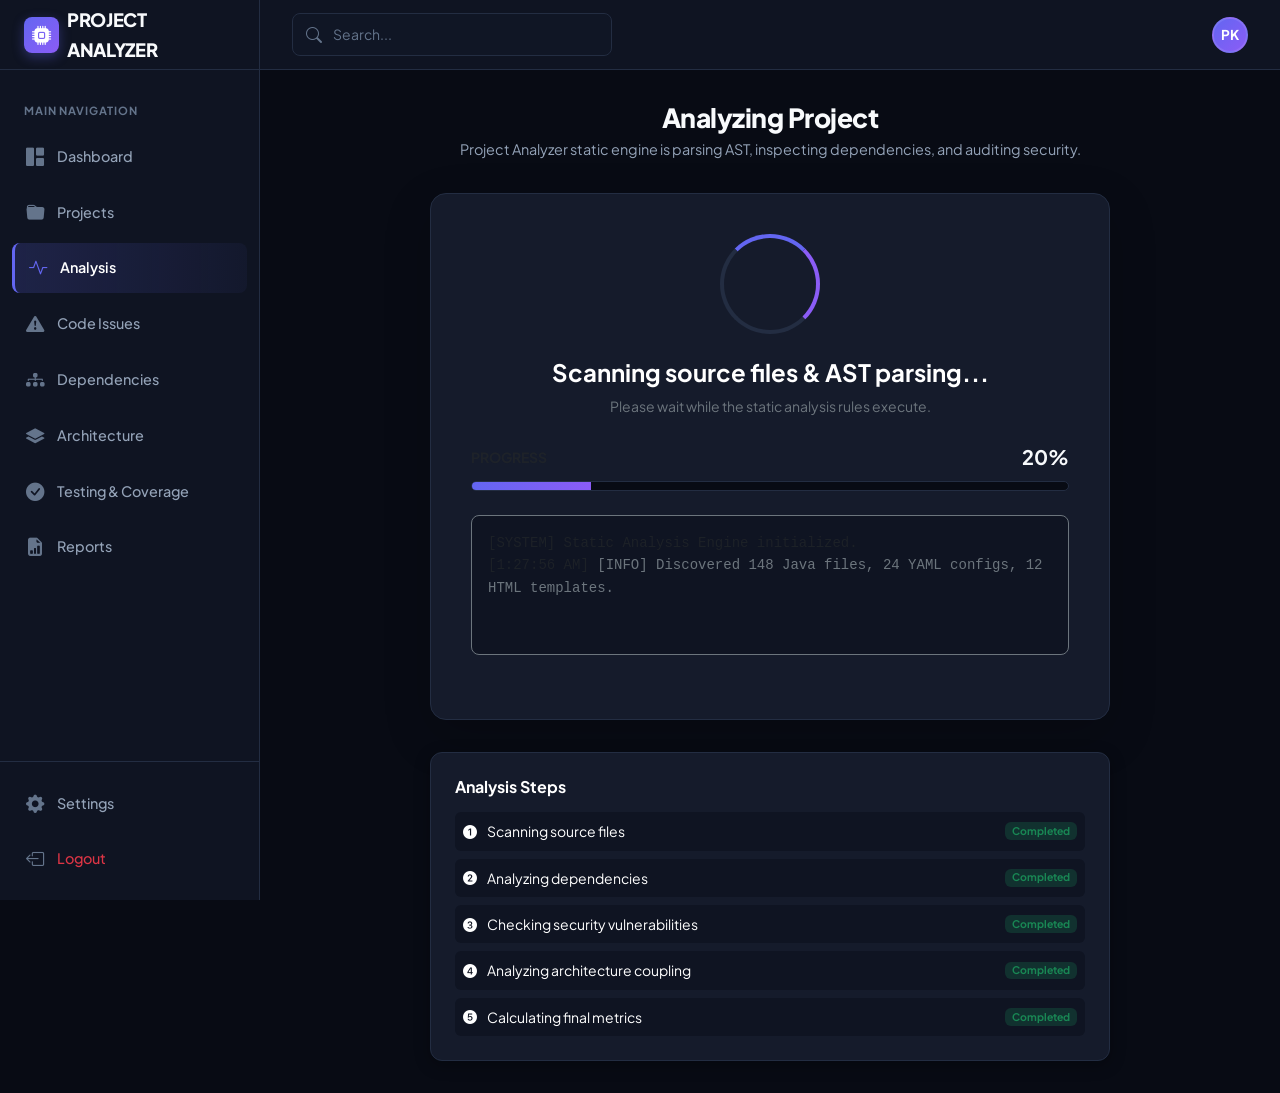
<file: Project Analyzer-1/project-analyzer/pages/analysis.html>
<!DOCTYPE html>
<html lang="en">
<head>
  <meta charset="UTF-8">
  <meta name="viewport" content="width=device-width, initial-scale=1.0">
  <title>Analyzing Project — Project Analyzer</title>

  <!-- CDNs -->
  <link rel="stylesheet" href="https://cdn.jsdelivr.net/npm/bootstrap@5.3.2/dist/css/bootstrap.min.css">
  <link rel="stylesheet" href="https://cdn.jsdelivr.net/npm/bootstrap-icons@1.11.3/font/bootstrap-icons.min.css">
  
  <!-- Custom Styles -->
  <link rel="stylesheet" href="../css/style.css">
  <link rel="stylesheet" href="../css/dashboard.css">
  <link rel="stylesheet" href="../css/responsive.css">
</head>
<body>

  <div class="app-wrapper">
    <!-- Sidebar -->
    <aside class="app-sidebar">
      <div class="sidebar-header">
        <a href="../index.html" class="d-flex align-items-center gap-2 text-decoration-none">
          <div class="brand-icon">
            <i class="bi bi-cpu-fill"></i>
          </div>
          <span class="brand-name">PROJECT ANALYZER</span>
        </a>
      </div>

      <nav class="sidebar-nav">
        <div class="nav-section-label">Main Navigation</div>
        <a href="dashboard.html" class="sidebar-link">
          <i class="bi bi-grid-1x2-fill"></i> Dashboard
        </a>
        <a href="projects.html" class="sidebar-link">
          <i class="bi bi-folder-fill"></i> Projects
        </a>
        <a href="analysis.html" class="sidebar-link active">
          <i class="bi bi-activity"></i> Analysis
        </a>
        <a href="issues.html" class="sidebar-link">
          <i class="bi bi-exclamation-triangle-fill"></i> Code Issues
        </a>
        <a href="dependencies.html" class="sidebar-link">
          <i class="bi bi-diagram-3-fill"></i> Dependencies
        </a>
        <a href="architecture.html" class="sidebar-link">
          <i class="bi bi-layers-fill"></i> Architecture
        </a>
        <a href="testing.html" class="sidebar-link">
          <i class="bi bi-check-circle-fill"></i> Testing & Coverage
        </a>
        <a href="reports.html" class="sidebar-link">
          <i class="bi bi-file-earmark-bar-graph-fill"></i> Reports
        </a>
      </nav>

      <div class="sidebar-footer">
        <a href="settings.html" class="sidebar-link">
          <i class="bi bi-gear-fill"></i> Settings
        </a>
        <a href="login.html" class="sidebar-link text-danger">
          <i class="bi bi-box-arrow-left"></i> Logout
        </a>
      </div>
    </aside>

    <!-- Main Content Area -->
    <main class="app-main">
      <!-- Top Navbar -->
      <header class="app-header">
        <button id="mobileNavToggle" class="btn btn-icon btn-secondary-custom d-none" aria-label="Toggle Navigation">
          <i class="bi bi-list fs-4"></i>
        </button>
        <div class="header-search">
          <i class="bi bi-search"></i>
          <input type="text" class="form-control form-control-custom" placeholder="Search...">
        </div>
        <div class="header-actions">
          <div class="avatar">PK</div>
        </div>
      </header>

      <!-- Page Content -->
      <div class="page-content">
        <div class="page-header-row text-center d-block">
          <h1 class="page-title">Analyzing Project</h1>
          <p class="page-subtitle">Project Analyzer static engine is parsing AST, inspecting dependencies, and auditing security.</p>
        </div>

        <div class="analysis-progress-box shadow-lg" id="analysisProgressContainer">
          
          <!-- Spinner Ring -->
          <div class="scanner-ring" id="analysisSpinner"></div>

          <!-- Current Step Title -->
          <h4 class="fw-bold text-white mb-2" id="analysisStepText">Scanning source files...</h4>
          <p class="text-secondary small mb-4">Please wait while the static analysis rules execute.</p>

          <!-- Progress Bar & Percentage -->
          <div class="d-flex align-items-center justify-content-between mb-2">
            <span class="text-muted small fw-bold text-uppercase">Progress</span>
            <span class="fw-bold text-accent fs-5" id="analysisPercentText">0%</span>
          </div>

          <div class="progress progress-custom mb-4">
            <div class="progress-bar-custom" id="analysisProgressBar" style="width: 0%;"></div>
          </div>

          <!-- Console Terminal Simulation -->
          <div class="text-start bg-secondary-theme p-3 rounded-3 border border-secondary font-monospace small mb-4" id="analysisConsoleBox" style="height: 140px; overflow-y: auto;">
            <div class="text-muted">[SYSTEM] Static Analysis Engine initialized.</div>
          </div>

          <!-- Completion Box (Hidden initially) -->
          <div id="analysisCompletionBox" class="d-none pt-2">
            <div class="alert alert-success bg-success bg-opacity-10 border-success text-success mb-3">
              <i class="bi bi-check-circle-fill me-2 fs-5"></i> <strong>Analysis Complete!</strong> All security, quality, and architecture rules completed successfully.
            </div>
            <a href="project-details.html" class="btn btn-primary-custom btn-lg">
              <i class="bi bi-arrow-right-circle-fill"></i> View Results
            </a>
          </div>

        </div>

        <!-- 5 Steps Checklist Card -->
        <div class="card-custom p-4 max-w-md mx-auto" style="max-width: 680px;">
          <h6 class="fw-bold text-white mb-3">Analysis Steps</h6>
          <div class="d-flex flex-column gap-2 small">
            <div class="d-flex align-items-center justify-content-between p-2 rounded bg-secondary-theme">
              <span class="text-white"><i class="bi bi-1-circle-fill text-accent me-2"></i> Scanning source files</span>
              <span class="badge bg-success bg-opacity-25 text-success">Completed</span>
            </div>
            <div class="d-flex align-items-center justify-content-between p-2 rounded bg-secondary-theme">
              <span class="text-white"><i class="bi bi-2-circle-fill text-accent me-2"></i> Analyzing dependencies</span>
              <span class="badge bg-success bg-opacity-25 text-success">Completed</span>
            </div>
            <div class="d-flex align-items-center justify-content-between p-2 rounded bg-secondary-theme">
              <span class="text-white"><i class="bi bi-3-circle-fill text-accent me-2"></i> Checking security vulnerabilities</span>
              <span class="badge bg-success bg-opacity-25 text-success">Completed</span>
            </div>
            <div class="d-flex align-items-center justify-content-between p-2 rounded bg-secondary-theme">
              <span class="text-white"><i class="bi bi-4-circle-fill text-accent me-2"></i> Analyzing architecture coupling</span>
              <span class="badge bg-success bg-opacity-25 text-success">Completed</span>
            </div>
            <div class="d-flex align-items-center justify-content-between p-2 rounded bg-secondary-theme">
              <span class="text-white"><i class="bi bi-5-circle-fill text-accent me-2"></i> Calculating final metrics</span>
              <span class="badge bg-success bg-opacity-25 text-success">Completed</span>
            </div>
          </div>
        </div>

      </div>
    </main>
  </div>

  <!-- JS -->
  <script src="https://cdn.jsdelivr.net/npm/bootstrap@5.3.2/dist/js/bootstrap.bundle.min.js"></script>
  <script src="../js/main.js"></script>
  <script src="../js/analysis.js"></script>
</body>
</html>
</file>
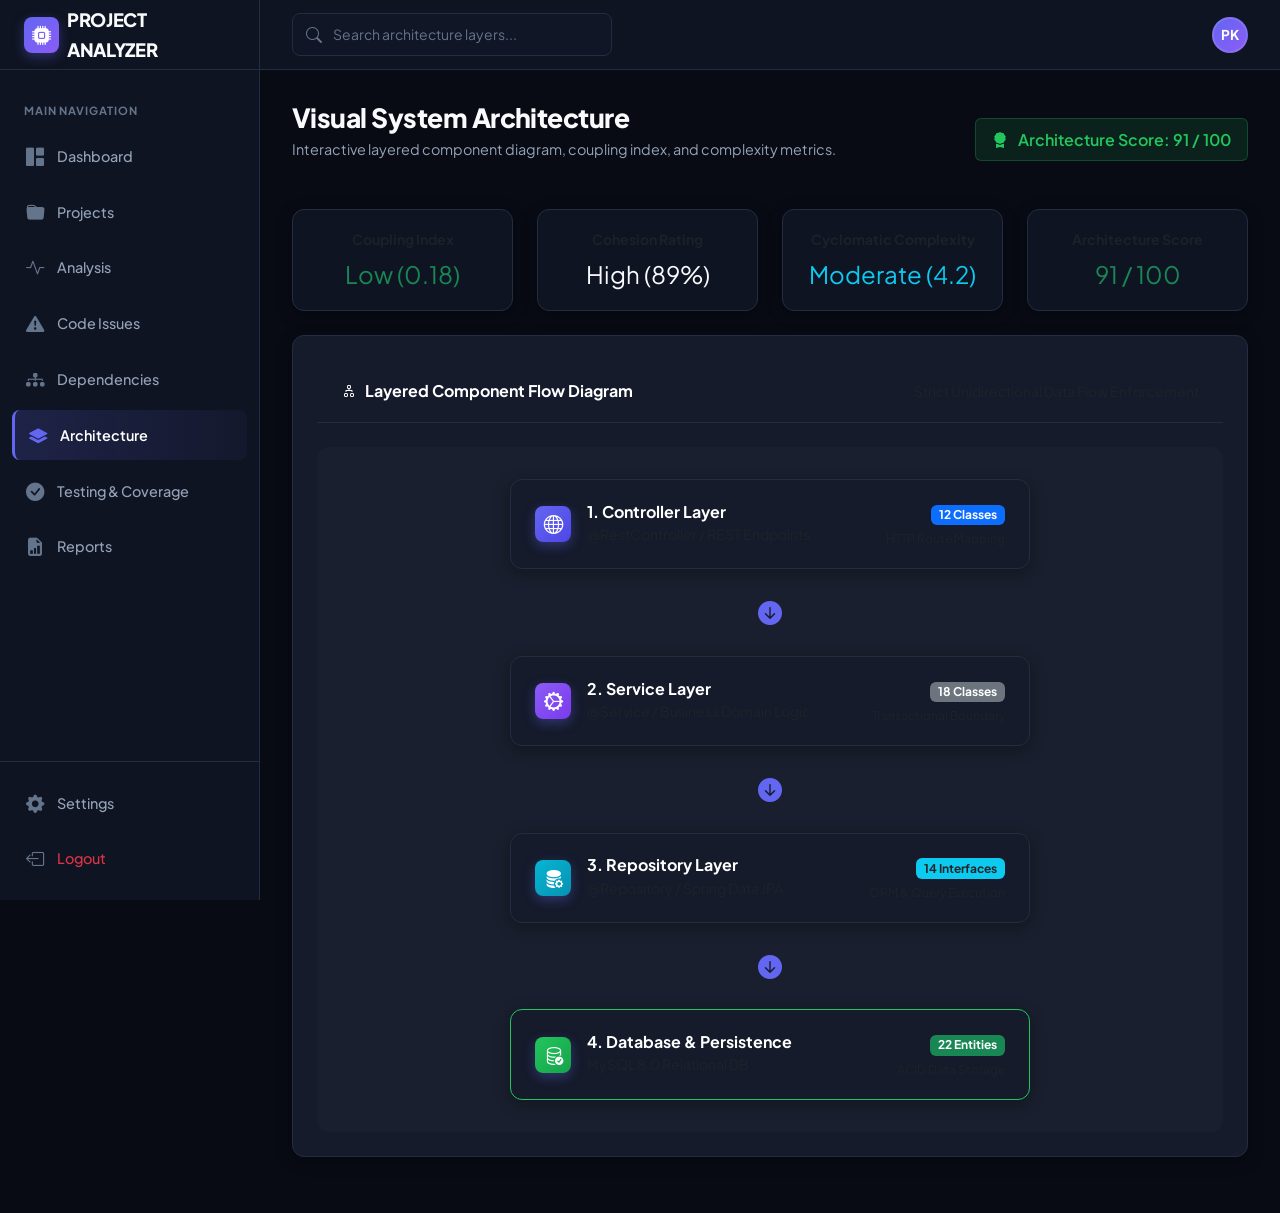
<file: Project Analyzer-1/project-analyzer/pages/architecture.html>
<!DOCTYPE html>
<html lang="en">
<head>
  <meta charset="UTF-8">
  <meta name="viewport" content="width=device-width, initial-scale=1.0">
  <title>Architecture — Project Analyzer</title>

  <!-- CDNs -->
  <link rel="stylesheet" href="https://cdn.jsdelivr.net/npm/bootstrap@5.3.2/dist/css/bootstrap.min.css">
  <link rel="stylesheet" href="https://cdn.jsdelivr.net/npm/bootstrap-icons@1.11.3/font/bootstrap-icons.min.css">
  
  <!-- Custom Styles -->
  <link rel="stylesheet" href="../css/style.css">
  <link rel="stylesheet" href="../css/dashboard.css">
  <link rel="stylesheet" href="../css/responsive.css">
</head>
<body>

  <div class="app-wrapper">
    <!-- Sidebar -->
    <aside class="app-sidebar">
      <div class="sidebar-header">
        <a href="../index.html" class="d-flex align-items-center gap-2 text-decoration-none">
          <div class="brand-icon">
            <i class="bi bi-cpu-fill"></i>
          </div>
          <span class="brand-name">PROJECT ANALYZER</span>
        </a>
      </div>

      <nav class="sidebar-nav">
        <div class="nav-section-label">Main Navigation</div>
        <a href="dashboard.html" class="sidebar-link">
          <i class="bi bi-grid-1x2-fill"></i> Dashboard
        </a>
        <a href="projects.html" class="sidebar-link">
          <i class="bi bi-folder-fill"></i> Projects
        </a>
        <a href="analysis.html" class="sidebar-link">
          <i class="bi bi-activity"></i> Analysis
        </a>
        <a href="issues.html" class="sidebar-link">
          <i class="bi bi-exclamation-triangle-fill"></i> Code Issues
        </a>
        <a href="dependencies.html" class="sidebar-link">
          <i class="bi bi-diagram-3-fill"></i> Dependencies
        </a>
        <a href="architecture.html" class="sidebar-link active">
          <i class="bi bi-layers-fill"></i> Architecture
        </a>
        <a href="testing.html" class="sidebar-link">
          <i class="bi bi-check-circle-fill"></i> Testing & Coverage
        </a>
        <a href="reports.html" class="sidebar-link">
          <i class="bi bi-file-earmark-bar-graph-fill"></i> Reports
        </a>
      </nav>

      <div class="sidebar-footer">
        <a href="settings.html" class="sidebar-link">
          <i class="bi bi-gear-fill"></i> Settings
        </a>
        <a href="login.html" class="sidebar-link text-danger">
          <i class="bi bi-box-arrow-left"></i> Logout
        </a>
      </div>
    </aside>

    <!-- Main Content Area -->
    <main class="app-main">
      <!-- Top Navbar -->
      <header class="app-header">
        <button id="mobileNavToggle" class="btn btn-icon btn-secondary-custom d-none" aria-label="Toggle Navigation">
          <i class="bi bi-list fs-4"></i>
        </button>
        <div class="header-search">
          <i class="bi bi-search"></i>
          <input type="text" class="form-control form-control-custom" placeholder="Search architecture layers...">
        </div>
        <div class="header-actions">
          <div class="avatar">PK</div>
        </div>
      </header>

      <!-- Page Content -->
      <div class="page-content">
        <div class="page-header-row">
          <div>
            <h1 class="page-title">Visual System Architecture</h1>
            <p class="page-subtitle">Interactive layered component diagram, coupling index, and complexity metrics.</p>
          </div>
          <div class="badge-custom badge-healthy p-2 px-3 fs-6">
            <i class="bi bi-award-fill me-1"></i> Architecture Score: 91 / 100
          </div>
        </div>

        <!-- 4 Architectural Metrics Cards -->
        <div class="row g-4 mb-4">
          <div class="col-6 col-md-3">
            <div class="card-custom p-3 bg-secondary-theme text-center">
              <span class="text-muted small fw-bold">Coupling Index</span>
              <div class="fs-4 fw-extrabold text-success mt-1">Low (0.18)</div>
            </div>
          </div>
          <div class="col-6 col-md-3">
            <div class="card-custom p-3 bg-secondary-theme text-center">
              <span class="text-muted small fw-bold">Cohesion Rating</span>
              <div class="fs-4 fw-extrabold text-accent mt-1">High (89%)</div>
            </div>
          </div>
          <div class="col-6 col-md-3">
            <div class="card-custom p-3 bg-secondary-theme text-center">
              <span class="text-muted small fw-bold">Cyclomatic Complexity</span>
              <div class="fs-4 fw-extrabold text-info mt-1">Moderate (4.2)</div>
            </div>
          </div>
          <div class="col-6 col-md-3">
            <div class="card-custom p-3 bg-secondary-theme text-center">
              <span class="text-muted small fw-bold">Architecture Score</span>
              <div class="fs-4 fw-extrabold text-success mt-1">91 / 100</div>
            </div>
          </div>
        </div>

        <!-- Visual Architecture Flow Container -->
        <div class="card-custom p-4 mb-4">
          <div class="card-custom-header mb-4">
            <h6 class="fw-bold text-white mb-0"><i class="bi bi-diagram-2 text-accent me-2"></i>Layered Component Flow Diagram</h6>
            <span class="text-muted small">Strict Unidirectional Data Flow Enforcement</span>
          </div>

          <div class="arch-diagram-container">
            
            <!-- Layer 1: Controller -->
            <div class="arch-layer-card">
              <div class="d-flex align-items-center gap-3">
                <div class="brand-icon" style="background: linear-gradient(135deg, #6366F1 0%, #4F46E5 100%);">
                  <i class="bi bi-globe"></i>
                </div>
                <div>
                  <h6 class="fw-bold text-white mb-0">1. Controller Layer</h6>
                  <span class="text-muted small">@RestController / REST Endpoints</span>
                </div>
              </div>
              <div class="text-end">
                <span class="badge bg-primary text-white mb-1">12 Classes</span>
                <div class="text-muted" style="font-size:0.75rem;">HTTP Route Mapping</div>
              </div>
            </div>

            <!-- Down Arrow -->
            <i class="bi bi-arrow-down-circle-fill arch-arrow-down"></i>

            <!-- Layer 2: Service -->
            <div class="arch-layer-card">
              <div class="d-flex align-items-center gap-3">
                <div class="brand-icon" style="background: linear-gradient(135deg, #8B5CF6 0%, #7C3AED 100%);">
                  <i class="bi bi-gear-wide-connected"></i>
                </div>
                <div>
                  <h6 class="fw-bold text-white mb-0">2. Service Layer</h6>
                  <span class="text-muted small">@Service / Business Domain Logic</span>
                </div>
              </div>
              <div class="text-end">
                <span class="badge bg-secondary text-white mb-1">18 Classes</span>
                <div class="text-muted" style="font-size:0.75rem;">Transactional Boundary</div>
              </div>
            </div>

            <!-- Down Arrow -->
            <i class="bi bi-arrow-down-circle-fill arch-arrow-down"></i>

            <!-- Layer 3: Repository -->
            <div class="arch-layer-card">
              <div class="d-flex align-items-center gap-3">
                <div class="brand-icon" style="background: linear-gradient(135deg, #06B6D4 0%, #0891B2 100%);">
                  <i class="bi bi-database-fill-gear"></i>
                </div>
                <div>
                  <h6 class="fw-bold text-white mb-0">3. Repository Layer</h6>
                  <span class="text-muted small">@Repository / Spring Data JPA</span>
                </div>
              </div>
              <div class="text-end">
                <span class="badge bg-info text-dark mb-1">14 Interfaces</span>
                <div class="text-muted" style="font-size:0.75rem;">ORM & Query Execution</div>
              </div>
            </div>

            <!-- Down Arrow -->
            <i class="bi bi-arrow-down-circle-fill arch-arrow-down"></i>

            <!-- Layer 4: Database -->
            <div class="arch-layer-card" style="border-color: var(--color-success);">
              <div class="d-flex align-items-center gap-3">
                <div class="brand-icon" style="background: linear-gradient(135deg, #22C55E 0%, #16A34A 100%);">
                  <i class="bi bi-database-check"></i>
                </div>
                <div>
                  <h6 class="fw-bold text-white mb-0">4. Database & Persistence</h6>
                  <span class="text-muted small">MySQL 8.0 Relational DB</span>
                </div>
              </div>
              <div class="text-end">
                <span class="badge bg-success text-white mb-1">22 Entities</span>
                <div class="text-muted" style="font-size:0.75rem;">ACID Data Storage</div>
              </div>
            </div>

          </div>
        </div>

      </div>
    </main>
  </div>

  <!-- JS -->
  <script src="https://cdn.jsdelivr.net/npm/bootstrap@5.3.2/dist/js/bootstrap.bundle.min.js"></script>
  <script src="../js/main.js"></script>
</body>
</html>
</file>
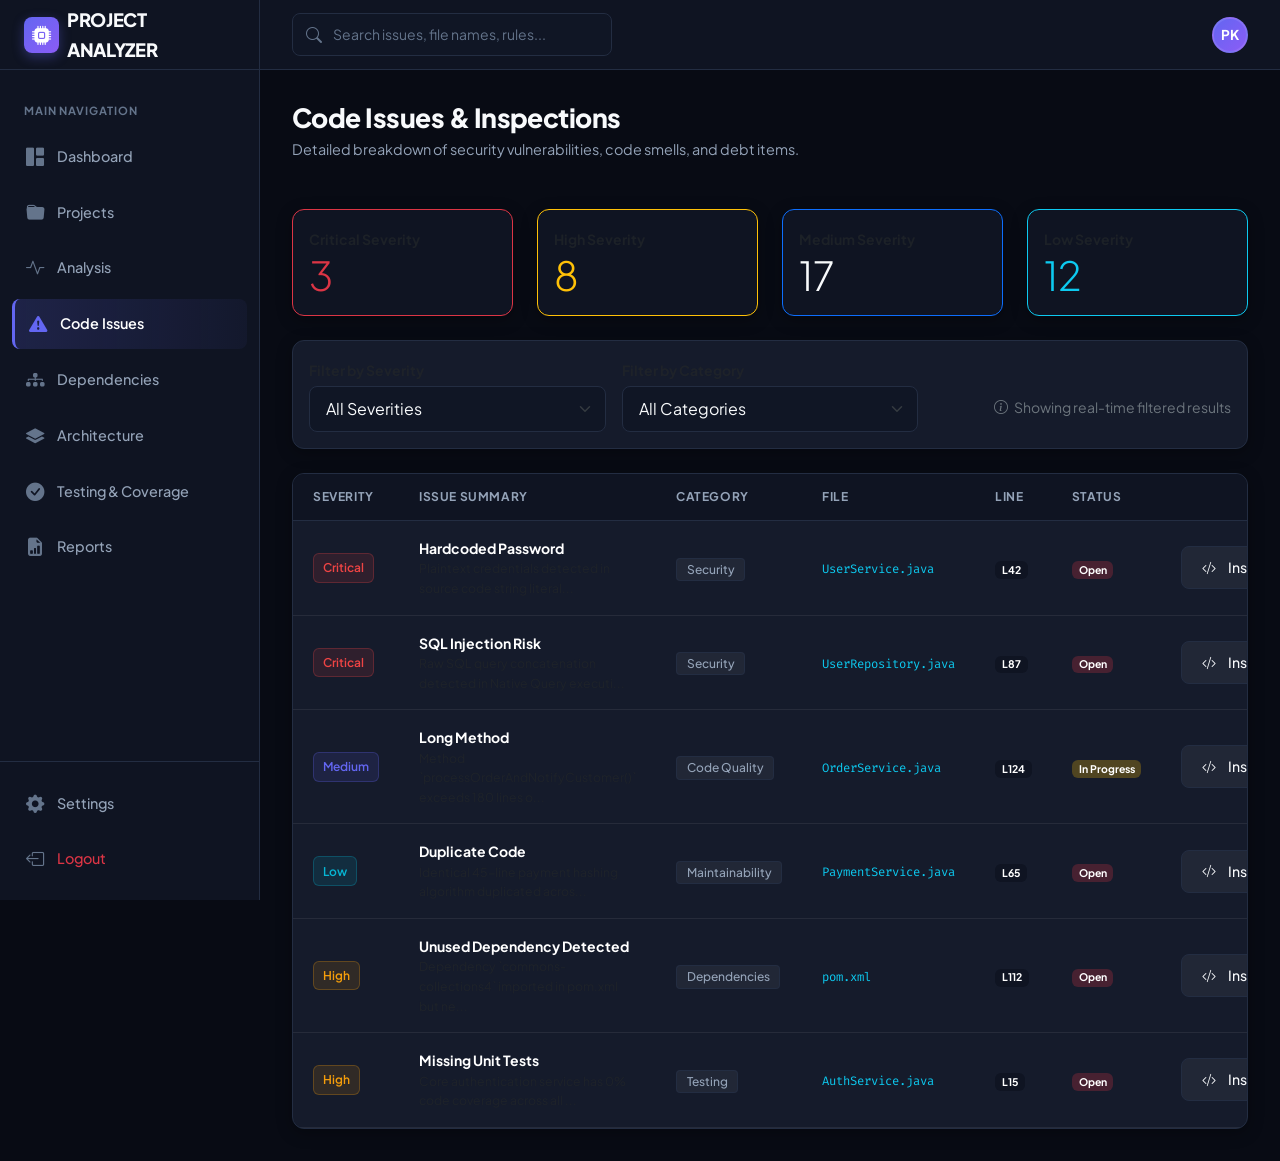
<file: Project Analyzer-1/project-analyzer/pages/issues.html>
<!DOCTYPE html>
<html lang="en">
<head>
  <meta charset="UTF-8">
  <meta name="viewport" content="width=device-width, initial-scale=1.0">
  <title>Code Issues — Project Analyzer</title>

  <!-- CDNs -->
  <link rel="stylesheet" href="https://cdn.jsdelivr.net/npm/bootstrap@5.3.2/dist/css/bootstrap.min.css">
  <link rel="stylesheet" href="https://cdn.jsdelivr.net/npm/bootstrap-icons@1.11.3/font/bootstrap-icons.min.css">
  
  <!-- Custom Styles -->
  <link rel="stylesheet" href="../css/style.css">
  <link rel="stylesheet" href="../css/dashboard.css">
  <link rel="stylesheet" href="../css/responsive.css">
</head>
<body>

  <div class="app-wrapper">
    <!-- Sidebar -->
    <aside class="app-sidebar">
      <div class="sidebar-header">
        <a href="../index.html" class="d-flex align-items-center gap-2 text-decoration-none">
          <div class="brand-icon">
            <i class="bi bi-cpu-fill"></i>
          </div>
          <span class="brand-name">PROJECT ANALYZER</span>
        </a>
      </div>

      <nav class="sidebar-nav">
        <div class="nav-section-label">Main Navigation</div>
        <a href="dashboard.html" class="sidebar-link">
          <i class="bi bi-grid-1x2-fill"></i> Dashboard
        </a>
        <a href="projects.html" class="sidebar-link">
          <i class="bi bi-folder-fill"></i> Projects
        </a>
        <a href="analysis.html" class="sidebar-link">
          <i class="bi bi-activity"></i> Analysis
        </a>
        <a href="issues.html" class="sidebar-link active">
          <i class="bi bi-exclamation-triangle-fill"></i> Code Issues
        </a>
        <a href="dependencies.html" class="sidebar-link">
          <i class="bi bi-diagram-3-fill"></i> Dependencies
        </a>
        <a href="architecture.html" class="sidebar-link">
          <i class="bi bi-layers-fill"></i> Architecture
        </a>
        <a href="testing.html" class="sidebar-link">
          <i class="bi bi-check-circle-fill"></i> Testing & Coverage
        </a>
        <a href="reports.html" class="sidebar-link">
          <i class="bi bi-file-earmark-bar-graph-fill"></i> Reports
        </a>
      </nav>

      <div class="sidebar-footer">
        <a href="settings.html" class="sidebar-link">
          <i class="bi bi-gear-fill"></i> Settings
        </a>
        <a href="login.html" class="sidebar-link text-danger">
          <i class="bi bi-box-arrow-left"></i> Logout
        </a>
      </div>
    </aside>

    <!-- Main Content Area -->
    <main class="app-main">
      <!-- Top Navbar -->
      <header class="app-header">
        <button id="mobileNavToggle" class="btn btn-icon btn-secondary-custom d-none" aria-label="Toggle Navigation">
          <i class="bi bi-list fs-4"></i>
        </button>
        <div class="header-search">
          <i class="bi bi-search"></i>
          <input type="text" id="issueSearchInput" class="form-control form-control-custom" placeholder="Search issues, file names, rules...">
        </div>
        <div class="header-actions">
          <div class="avatar">PK</div>
        </div>
      </header>

      <!-- Page Content -->
      <div class="page-content">
        <div class="page-header-row">
          <div>
            <h1 class="page-title">Code Issues & Inspections</h1>
            <p class="page-subtitle">Detailed breakdown of security vulnerabilities, code smells, and debt items.</p>
          </div>
        </div>

        <!-- 4 Statistics Cards -->
        <div class="row g-4 mb-4">
          <div class="col-6 col-md-3">
            <div class="card-custom p-3 bg-secondary-theme border-danger">
              <span class="text-muted small fw-bold">Critical Severity</span>
              <div class="display-6 fw-extrabold text-danger">3</div>
            </div>
          </div>
          <div class="col-6 col-md-3">
            <div class="card-custom p-3 bg-secondary-theme border-warning">
              <span class="text-muted small fw-bold">High Severity</span>
              <div class="display-6 fw-extrabold text-warning">8</div>
            </div>
          </div>
          <div class="col-6 col-md-3">
            <div class="card-custom p-3 bg-secondary-theme border-primary">
              <span class="text-muted small fw-bold">Medium Severity</span>
              <div class="display-6 fw-extrabold text-accent">17</div>
            </div>
          </div>
          <div class="col-6 col-md-3">
            <div class="card-custom p-3 bg-secondary-theme border-info">
              <span class="text-muted small fw-bold">Low Severity</span>
              <div class="display-6 fw-extrabold text-info">12</div>
            </div>
          </div>
        </div>

        <!-- Filters Bar -->
        <div class="card-custom p-3 mb-4">
          <div class="row g-3 align-items-center">
            <div class="col-md-4">
              <label class="form-label text-muted small fw-bold mb-1">Filter by Severity</label>
              <select id="severityFilterSelect" class="form-select form-select-custom">
                <option value="all" selected>All Severities</option>
                <option value="critical">Critical</option>
                <option value="high">High</option>
                <option value="medium">Medium</option>
                <option value="low">Low</option>
              </select>
            </div>
            <div class="col-md-4">
              <label class="form-label text-muted small fw-bold mb-1">Filter by Category</label>
              <select id="categoryFilterSelect" class="form-select form-select-custom">
                <option value="all" selected>All Categories</option>
                <option value="security">Security</option>
                <option value="code quality">Code Quality</option>
                <option value="maintainability">Maintainability</option>
                <option value="dependencies">Dependencies</option>
                <option value="testing">Testing</option>
              </select>
            </div>
            <div class="col-md-4 text-md-end pt-md-4">
              <span class="text-secondary small"><i class="bi bi-info-circle me-1"></i> Showing real-time filtered results</span>
            </div>
          </div>
        </div>

        <!-- Issues Table -->
        <div class="card-custom">
          <div class="table-responsive">
            <table class="table-custom">
              <thead>
                <tr>
                  <th>Severity</th>
                  <th>Issue Summary</th>
                  <th>Category</th>
                  <th>File</th>
                  <th>Line</th>
                  <th>Status</th>
                  <th class="text-end">Action</th>
                </tr>
              </thead>
              <tbody id="issuesTbody">
                <!-- Populated via js/issues.js -->
              </tbody>
            </table>
          </div>
        </div>

      </div>
    </main>
  </div>

  <!-- Bootstrap Modal Inspector for Code Issue Details -->
  <div class="modal fade" id="issueDetailsModal" tabindex="-1" aria-hidden="true">
    <div class="modal-dialog modal-lg modal-dialog-centered">
      <div class="modal-content modal-content-custom">
        <div class="modal-header modal-header-custom">
          <div class="d-flex align-items-center gap-2">
            <span id="issueModalSeverity" class="badge-custom">Severity</span>
            <h5 class="modal-title fw-bold text-white mb-0" id="issueModalTitle">Issue Title</h5>
          </div>
          <button type="button" class="btn-close btn-close-white" data-bs-dismiss="modal" aria-label="Close"></button>
        </div>
        <div class="modal-body p-4">
          <div class="row g-3 mb-3">
            <div class="col-md-6">
              <span class="text-muted small d-block">Category</span>
              <span class="fw-bold text-white" id="issueModalCategory">Security</span>
            </div>
            <div class="col-md-6">
              <span class="text-muted small d-block">File & Location</span>
              <code class="text-info fw-bold" id="issueModalFile">UserService.java (Line 42)</code>
            </div>
          </div>

          <div class="mb-3">
            <h6 class="fw-bold text-white mb-1">Issue Description</h6>
            <p class="text-secondary small" id="issueModalDescription">Description text...</p>
          </div>

          <div class="mb-3">
            <h6 class="fw-bold text-white mb-1">Recommendation</h6>
            <div class="p-3 bg-secondary-theme border border-secondary rounded-3 text-success small" id="issueModalRecommendation">
              Recommendation text...
            </div>
          </div>

          <div>
            <h6 class="fw-bold text-white mb-1">Source Code Snippet</h6>
            <pre class="code-block" id="issueModalCodeSnippet">Code snippet...</pre>
          </div>
        </div>
        <div class="modal-footer modal-footer-custom">
          <button type="button" class="btn btn-secondary-custom" data-bs-dismiss="modal">Close</button>
          <button type="button" class="btn btn-primary-custom" onclick="showToast('Fix Applied', 'Simulated auto-remediation rule queued.', 'success')">
            <i class="bi bi-magic"></i> Auto-Remediate
          </button>
        </div>
      </div>
    </div>
  </div>

  <!-- JS -->
  <script src="https://cdn.jsdelivr.net/npm/bootstrap@5.3.2/dist/js/bootstrap.bundle.min.js"></script>
  <script src="../js/main.js"></script>
  <script src="../js/api-service.js"></script>
  <script src="../js/issues.js"></script>
</body>
</html>
</file>
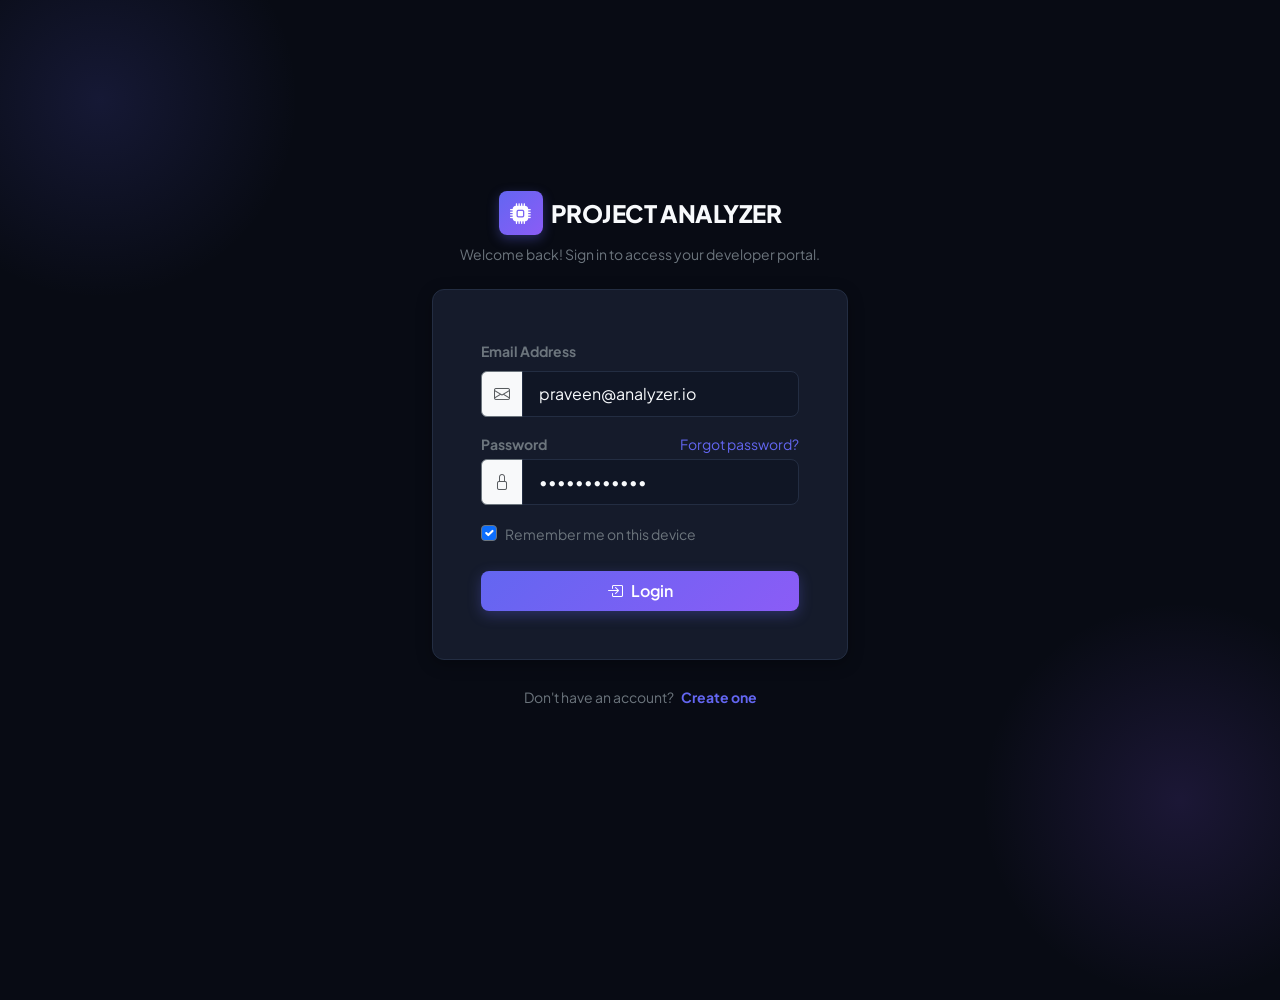
<file: Project Analyzer-1/project-analyzer/pages/login.html>
<!DOCTYPE html>
<html lang="en">
<head>
  <meta charset="UTF-8">
  <meta name="viewport" content="width=device-width, initial-scale=1.0">
  <title>Login — Project Analyzer</title>

  <!-- CDNs -->
  <link rel="stylesheet" href="https://cdn.jsdelivr.net/npm/bootstrap@5.3.2/dist/css/bootstrap.min.css">
  <link rel="stylesheet" href="https://cdn.jsdelivr.net/npm/bootstrap-icons@1.11.3/font/bootstrap-icons.min.css">
  
  <!-- Custom Styles -->
  <link rel="stylesheet" href="../css/style.css">
  <link rel="stylesheet" href="../css/dashboard.css">
  <link rel="stylesheet" href="../css/responsive.css">
</head>
<body class="bg-primary-theme min-vh-100 d-flex align-items-center justify-content-center py-5 position-relative overflow-hidden">

  <!-- Developer Theme Background Grid Accent -->
  <div style="position: absolute; top: -100px; left: -100px; width: 400px; height: 400px; background: radial-gradient(circle, rgba(99, 102, 241, 0.15) 0%, rgba(0,0,0,0) 70%); pointer-events: none;"></div>
  <div style="position: absolute; bottom: -100px; right: -100px; width: 400px; height: 400px; background: radial-gradient(circle, rgba(139, 92, 246, 0.15) 0%, rgba(0,0,0,0) 70%); pointer-events: none;"></div>

  <div class="container position-relative" style="max-width: 440px;">
    <!-- Logo -->
    <div class="text-center mb-4">
      <a href="../index.html" class="d-inline-flex align-items-center gap-2 text-decoration-none">
        <div class="brand-icon" style="width:44px; height:44px; font-size:1.3rem;">
          <i class="bi bi-cpu-fill"></i>
        </div>
        <span class="brand-name fs-4">PROJECT ANALYZER</span>
      </a>
      <p class="text-secondary small mt-2">Welcome back! Sign in to access your developer portal.</p>
    </div>

    <!-- Login Card -->
    <div class="card-custom p-4 p-md-5">
      <form onsubmit="handleLogin(event)">
        <div class="mb-3">
          <label for="loginEmail" class="form-label text-secondary small fw-bold">Email Address</label>
          <div class="input-group">
            <span class="input-group-text bg-input border-secondary text-muted"><i class="bi bi-envelope"></i></span>
            <input type="email" id="loginEmail" class="form-control form-control-custom" placeholder="developer@company.com" required value="praveen@analyzer.io">
          </div>
        </div>

        <div class="mb-3">
          <div class="d-flex justify-content-between align-items-center mb-1">
            <label for="loginPassword" class="form-label text-secondary small fw-bold mb-0">Password</label>
            <a href="#" class="small text-accent" onclick="showToast('Password Reset', 'Reset link sent to email.', 'info')">Forgot password?</a>
          </div>
          <div class="input-group">
            <span class="input-group-text bg-input border-secondary text-muted"><i class="bi bi-lock"></i></span>
            <input type="password" id="loginPassword" class="form-control form-control-custom" placeholder="••••••••" required value="Password123!">
          </div>
        </div>

        <div class="form-check mb-4">
          <input class="form-check-input bg-input border-secondary" type="checkbox" id="rememberMe" checked>
          <label class="form-check-label text-secondary small" for="rememberMe">
            Remember me on this device
          </label>
        </div>

        <button type="submit" class="btn btn-primary-custom w-100 justify-content-center py-2">
          <i class="bi bi-box-arrow-in-right"></i> Login
        </button>
      </form>
    </div>

    <!-- Bottom Link -->
    <div class="text-center mt-4">
      <span class="text-secondary small">Don't have an account?</span>
      <a href="register.html" class="small fw-bold text-accent ms-1">Create one</a>
    </div>
  </div>

  <script src="https://cdn.jsdelivr.net/npm/bootstrap@5.3.2/dist/js/bootstrap.bundle.min.js"></script>
  <script src="../js/main.js"></script>
  <script>
    function handleLogin(e) {
      e.preventDefault();
      showToast("Authenticated", "Welcome back, Praveen!", "success");
      setTimeout(() => {
        window.location.href = "dashboard.html";
      }, 600);
    }
  </script>
</body>
</html>
</file>
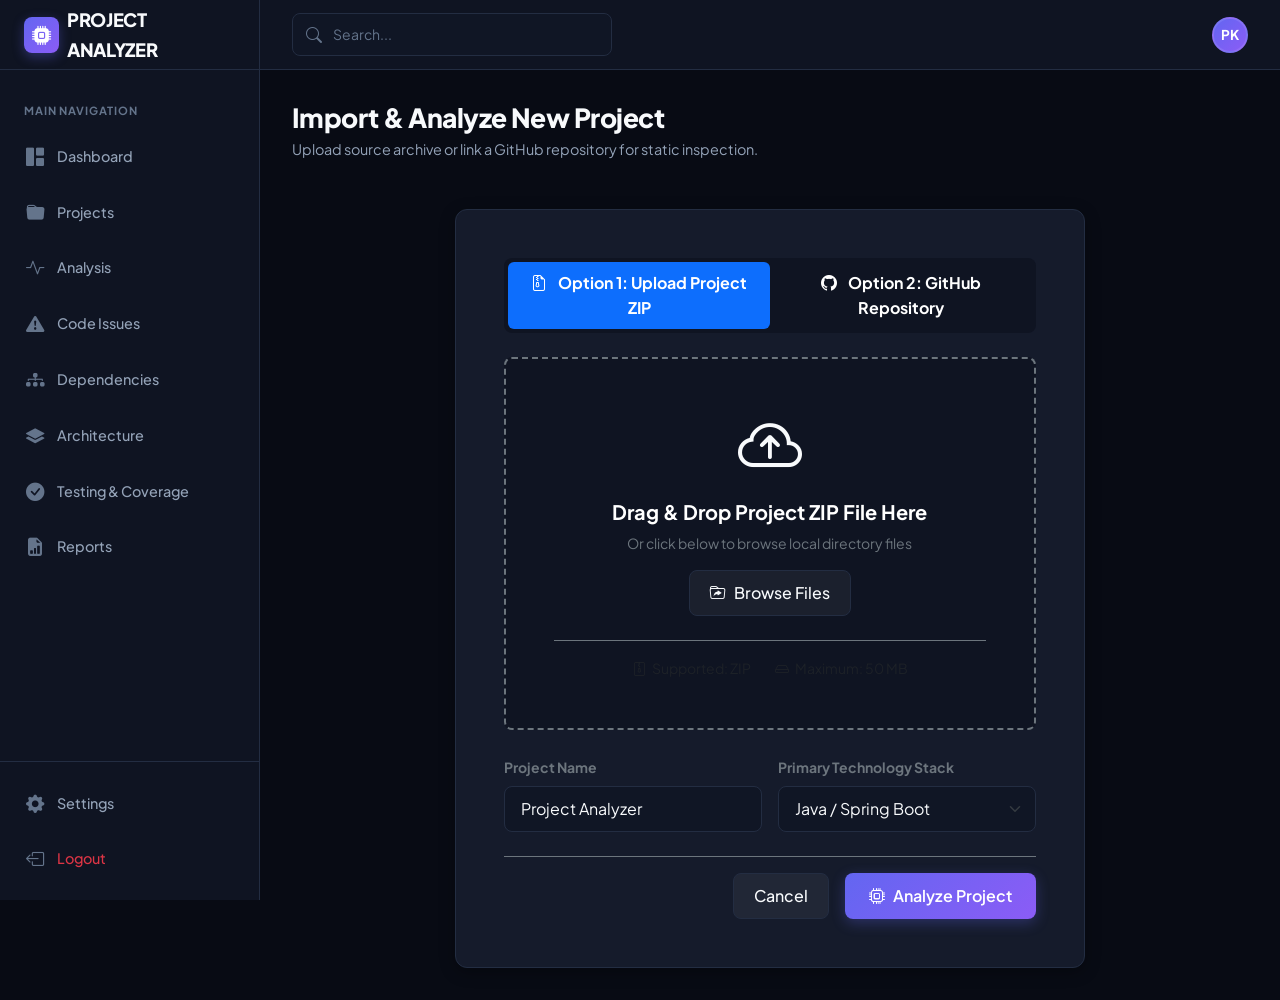
<file: Project Analyzer-1/project-analyzer/pages/new-project.html>
<!DOCTYPE html>
<html lang="en">
<head>
  <meta charset="UTF-8">
  <meta name="viewport" content="width=device-width, initial-scale=1.0">
  <title>New Project — Project Analyzer</title>

  <!-- CDNs -->
  <link rel="stylesheet" href="https://cdn.jsdelivr.net/npm/bootstrap@5.3.2/dist/css/bootstrap.min.css">
  <link rel="stylesheet" href="https://cdn.jsdelivr.net/npm/bootstrap-icons@1.11.3/font/bootstrap-icons.min.css">
  
  <!-- Custom Styles -->
  <link rel="stylesheet" href="../css/style.css">
  <link rel="stylesheet" href="../css/dashboard.css">
  <link rel="stylesheet" href="../css/responsive.css">
</head>
<body>

  <div class="app-wrapper">
    <!-- Sidebar -->
    <aside class="app-sidebar">
      <div class="sidebar-header">
        <a href="../index.html" class="d-flex align-items-center gap-2 text-decoration-none">
          <div class="brand-icon">
            <i class="bi bi-cpu-fill"></i>
          </div>
          <span class="brand-name">PROJECT ANALYZER</span>
        </a>
      </div>

      <nav class="sidebar-nav">
        <div class="nav-section-label">Main Navigation</div>
        <a href="dashboard.html" class="sidebar-link">
          <i class="bi bi-grid-1x2-fill"></i> Dashboard
        </a>
        <a href="projects.html" class="sidebar-link active">
          <i class="bi bi-folder-fill"></i> Projects
        </a>
        <a href="analysis.html" class="sidebar-link">
          <i class="bi bi-activity"></i> Analysis
        </a>
        <a href="issues.html" class="sidebar-link">
          <i class="bi bi-exclamation-triangle-fill"></i> Code Issues
        </a>
        <a href="dependencies.html" class="sidebar-link">
          <i class="bi bi-diagram-3-fill"></i> Dependencies
        </a>
        <a href="architecture.html" class="sidebar-link">
          <i class="bi bi-layers-fill"></i> Architecture
        </a>
        <a href="testing.html" class="sidebar-link">
          <i class="bi bi-check-circle-fill"></i> Testing & Coverage
        </a>
        <a href="reports.html" class="sidebar-link">
          <i class="bi bi-file-earmark-bar-graph-fill"></i> Reports
        </a>
      </nav>

      <div class="sidebar-footer">
        <a href="settings.html" class="sidebar-link">
          <i class="bi bi-gear-fill"></i> Settings
        </a>
        <a href="login.html" class="sidebar-link text-danger">
          <i class="bi bi-box-arrow-left"></i> Logout
        </a>
      </div>
    </aside>

    <!-- Main Content Area -->
    <main class="app-main">
      <!-- Top Navbar -->
      <header class="app-header">
        <button id="mobileNavToggle" class="btn btn-icon btn-secondary-custom d-none" aria-label="Toggle Navigation">
          <i class="bi bi-list fs-4"></i>
        </button>
        <div class="header-search">
          <i class="bi bi-search"></i>
          <input type="text" class="form-control form-control-custom" placeholder="Search...">
        </div>
        <div class="header-actions">
          <div class="avatar">PK</div>
        </div>
      </header>

      <!-- Page Content -->
      <div class="page-content">
        <div class="page-header-row">
          <div>
            <h1 class="page-title">Import & Analyze New Project</h1>
            <p class="page-subtitle">Upload source archive or link a GitHub repository for static inspection.</p>
          </div>
        </div>

        <div class="row justify-content-center">
          <div class="col-lg-10 col-xl-8">
            <div class="card-custom p-4 p-md-5">
              
              <!-- Tab Navigation -->
              <ul class="nav nav-pills nav-justified mb-4 p-1 bg-secondary-theme rounded-3" id="importTab" role="tablist">
                <li class="nav-item" role="presentation">
                  <button class="nav-link active text-white fw-bold py-2" id="upload-tab" data-bs-toggle="tab" data-bs-target="#uploadPane" type="button" role="tab">
                    <i class="bi bi-file-earmark-zip me-2"></i> Option 1: Upload Project ZIP
                  </button>
                </li>
                <li class="nav-item" role="presentation">
                  <button class="nav-link text-white fw-bold py-2" id="github-tab" data-bs-toggle="tab" data-bs-target="#githubPane" type="button" role="tab">
                    <i class="bi bi-github me-2"></i> Option 2: GitHub Repository
                  </button>
                </li>
              </ul>

              <!-- Tab Content -->
              <div class="tab-content" id="importTabContent">
                
                <!-- Option 1: ZIP Upload -->
                <div class="tab-pane fade show active" id="uploadPane" role="tabpanel">
                  <div class="border border-dashed border-secondary rounded-3 p-5 text-center bg-secondary-theme mb-4 position-relative" style="border-style: dashed !important; border-width: 2px !important;">
                    <i class="bi bi-cloud-arrow-up display-3 text-accent mb-3 d-block"></i>
                    <h5 class="fw-bold text-white mb-2">Drag & Drop Project ZIP File Here</h5>
                    <p class="text-secondary small mb-3">Or click below to browse local directory files</p>
                    <input type="file" id="zipFileInput" accept=".zip" class="d-none" onchange="handleFileSelect(event)">
                    <button class="btn btn-secondary-custom" onclick="document.getElementById('zipFileInput').click()">
                      <i class="bi bi-folder-symlink"></i> Browse Files
                    </button>
                    <div id="selectedFileName" class="mt-3 text-success fw-bold small d-none"></div>

                    <div class="mt-4 pt-3 border-top border-secondary text-muted small d-flex justify-content-center gap-4">
                      <span><i class="bi bi-file-zip me-1"></i> Supported: ZIP</span>
                      <span><i class="bi bi-hdd me-1"></i> Maximum: 50 MB</span>
                    </div>
                  </div>
                </div>

                <!-- Option 2: GitHub Repository -->
                <div class="tab-pane fade" id="githubPane" role="tabpanel">
                  <div class="bg-secondary-theme p-4 rounded-3 mb-4 border border-secondary">
                    <label for="githubUrlInput" class="form-label text-white fw-bold">GitHub Repository URL</label>
                    <div class="input-group mb-3">
                      <span class="input-group-text bg-input border-secondary text-muted"><i class="bi bi-link-45deg"></i></span>
                      <input type="url" id="githubUrlInput" class="form-control form-control-custom" placeholder="https://github.com/username/project" value="https://github.com/praveen/project-analyzer">
                    </div>
                    <span class="text-muted small"><i class="bi bi-info-circle me-1"></i> Public repos can be scanned immediately. Private repos require SSH or OAuth configuration in Settings.</span>
                  </div>
                </div>

              </div>

              <!-- Project Metadata Inputs -->
              <div class="row g-3 mb-4">
                <div class="col-md-6">
                  <label for="newProjName" class="form-label text-secondary small fw-bold">Project Name</label>
                  <input type="text" id="newProjName" class="form-control form-control-custom" placeholder="e.g. Analytics Microservice" value="Project Analyzer">
                </div>
                <div class="col-md-6">
                  <label for="newProjTech" class="form-label text-secondary small fw-bold">Primary Technology Stack</label>
                  <select id="newProjTech" class="form-select form-select-custom">
                    <option value="Java / Spring Boot" selected>Java / Spring Boot</option>
                    <option value="Node.js / Express">Node.js / Express</option>
                    <option value="Python / Django">Python / Django</option>
                    <option value="C# / .NET Core">C# / .NET Core</option>
                  </select>
                </div>
              </div>

              <!-- Action Button -->
              <div class="d-flex justify-content-end gap-3 pt-3 border-top border-secondary">
                <a href="projects.html" class="btn btn-secondary-custom">Cancel</a>
                <button type="button" class="btn btn-primary-custom px-4" onclick="triggerAnalyzeAction()">
                  <i class="bi bi-cpu"></i> Analyze Project
                </button>
              </div>

            </div>
          </div>
        </div>

      </div>
    </main>
  </div>

  <!-- JS -->
  <script src="https://cdn.jsdelivr.net/npm/bootstrap@5.3.2/dist/js/bootstrap.bundle.min.js"></script>
  <script src="../js/main.js"></script>
  <script src="../js/api-service.js"></script>
  <script>
    function handleFileSelect(e) {
      const file = e.target.files[0];
      if (file) {
        const fileDiv = document.getElementById('selectedFileName');
        fileDiv.textContent = `Selected: ${file.name} (${(file.size / 1024 / 1024).toFixed(2)} MB)`;
        fileDiv.classList.remove('d-none');
      }
    }

    function triggerAnalyzeAction() {
      const name = document.getElementById('newProjName').value || "New Project";
      const tech = document.getElementById('newProjTech').value;

      showToast("Initializing Engine", "Preparing scanner environment...", "info");
      
      ApiService.createProject({ name: name, technology: tech }).then(newProj => {
        setTimeout(() => {
          window.location.href = `analysis.html?id=${newProj.id}`;
        }, 800);
      });
    }
  </script>
</body>
</html>
</file>
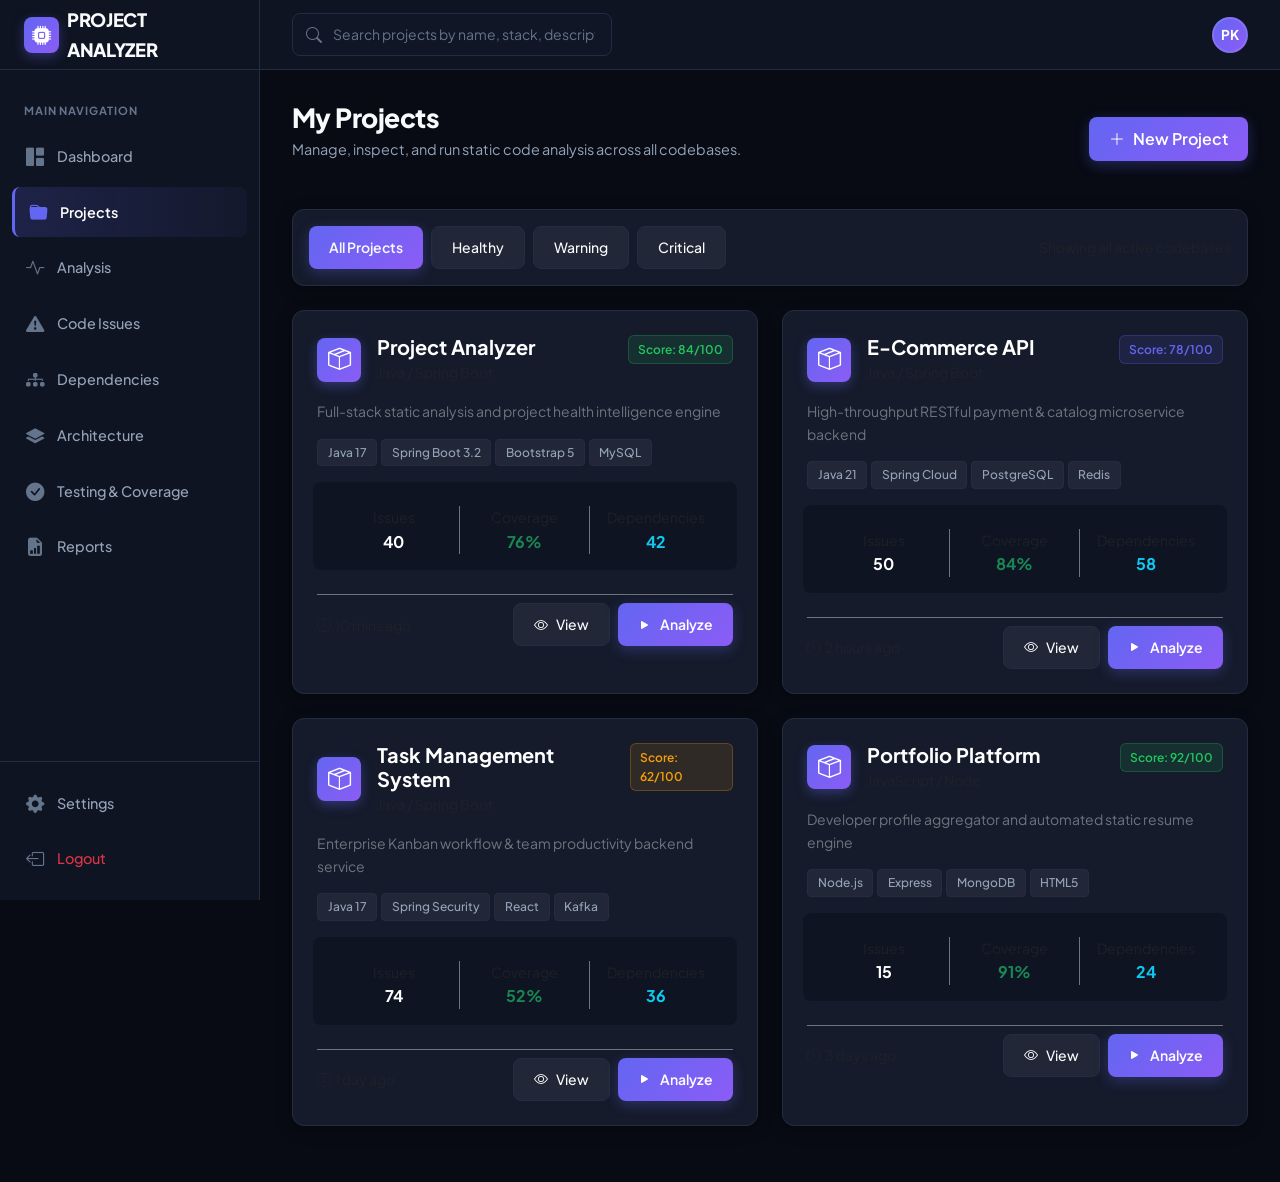
<file: Project Analyzer-1/project-analyzer/pages/projects.html>
<!DOCTYPE html>
<html lang="en">
<head>
  <meta charset="UTF-8">
  <meta name="viewport" content="width=device-width, initial-scale=1.0">
  <title>My Projects — Project Analyzer</title>

  <!-- CDNs -->
  <link rel="stylesheet" href="https://cdn.jsdelivr.net/npm/bootstrap@5.3.2/dist/css/bootstrap.min.css">
  <link rel="stylesheet" href="https://cdn.jsdelivr.net/npm/bootstrap-icons@1.11.3/font/bootstrap-icons.min.css">
  
  <!-- Custom Styles -->
  <link rel="stylesheet" href="../css/style.css">
  <link rel="stylesheet" href="../css/dashboard.css">
  <link rel="stylesheet" href="../css/responsive.css">
</head>
<body>

  <div class="app-wrapper">
    <!-- Sidebar -->
    <aside class="app-sidebar">
      <div class="sidebar-header">
        <a href="../index.html" class="d-flex align-items-center gap-2 text-decoration-none">
          <div class="brand-icon">
            <i class="bi bi-cpu-fill"></i>
          </div>
          <span class="brand-name">PROJECT ANALYZER</span>
        </a>
      </div>

      <nav class="sidebar-nav">
        <div class="nav-section-label">Main Navigation</div>
        <a href="dashboard.html" class="sidebar-link">
          <i class="bi bi-grid-1x2-fill"></i> Dashboard
        </a>
        <a href="projects.html" class="sidebar-link active">
          <i class="bi bi-folder-fill"></i> Projects
        </a>
        <a href="analysis.html" class="sidebar-link">
          <i class="bi bi-activity"></i> Analysis
        </a>
        <a href="issues.html" class="sidebar-link">
          <i class="bi bi-exclamation-triangle-fill"></i> Code Issues
        </a>
        <a href="dependencies.html" class="sidebar-link">
          <i class="bi bi-diagram-3-fill"></i> Dependencies
        </a>
        <a href="architecture.html" class="sidebar-link">
          <i class="bi bi-layers-fill"></i> Architecture
        </a>
        <a href="testing.html" class="sidebar-link">
          <i class="bi bi-check-circle-fill"></i> Testing & Coverage
        </a>
        <a href="reports.html" class="sidebar-link">
          <i class="bi bi-file-earmark-bar-graph-fill"></i> Reports
        </a>
      </nav>

      <div class="sidebar-footer">
        <a href="settings.html" class="sidebar-link">
          <i class="bi bi-gear-fill"></i> Settings
        </a>
        <a href="login.html" class="sidebar-link text-danger">
          <i class="bi bi-box-arrow-left"></i> Logout
        </a>
      </div>
    </aside>

    <!-- Main Content Area -->
    <main class="app-main">
      <!-- Top Navbar -->
      <header class="app-header">
        <button id="mobileNavToggle" class="btn btn-icon btn-secondary-custom d-none" aria-label="Toggle Navigation">
          <i class="bi bi-list fs-4"></i>
        </button>

        <div class="header-search">
          <i class="bi bi-search"></i>
          <input type="text" id="projectSearchInput" class="form-control form-control-custom" placeholder="Search projects by name, stack, description...">
        </div>

        <div class="header-actions">
          <div class="avatar">PK</div>
        </div>
      </header>

      <!-- Page Content -->
      <div class="page-content">
        <!-- Page Header -->
        <div class="page-header-row">
          <div>
            <h1 class="page-title">My Projects</h1>
            <p class="page-subtitle">Manage, inspect, and run static code analysis across all codebases.</p>
          </div>
          <a href="new-project.html" class="btn btn-primary-custom">
            <i class="bi bi-plus-lg"></i> New Project
          </a>
        </div>

        <!-- Filter Bar -->
        <div class="card-custom p-3 mb-4">
          <div class="d-flex flex-wrap align-items-center justify-content-between gap-3">
            <div class="d-flex gap-2">
              <button class="btn btn-primary-custom btn-sm project-filter-tab active" data-filter="all">All Projects</button>
              <button class="btn btn-secondary-custom btn-sm project-filter-tab" data-filter="healthy">Healthy</button>
              <button class="btn btn-secondary-custom btn-sm project-filter-tab" data-filter="warning">Warning</button>
              <button class="btn btn-secondary-custom btn-sm project-filter-tab" data-filter="critical">Critical</button>
            </div>
            <span class="text-muted small">Showing all active codebases</span>
          </div>
        </div>

        <!-- Projects Grid Container -->
        <div class="row" id="projectsContainer">
          <!-- Populated dynamically via js/projects.js -->
        </div>
      </div>
    </main>
  </div>

  <!-- JS -->
  <script src="https://cdn.jsdelivr.net/npm/bootstrap@5.3.2/dist/js/bootstrap.bundle.min.js"></script>
  <script src="../js/main.js"></script>
  <script src="../js/api-service.js"></script>
  <script src="../js/projects.js"></script>
</body>
</html>
</file>
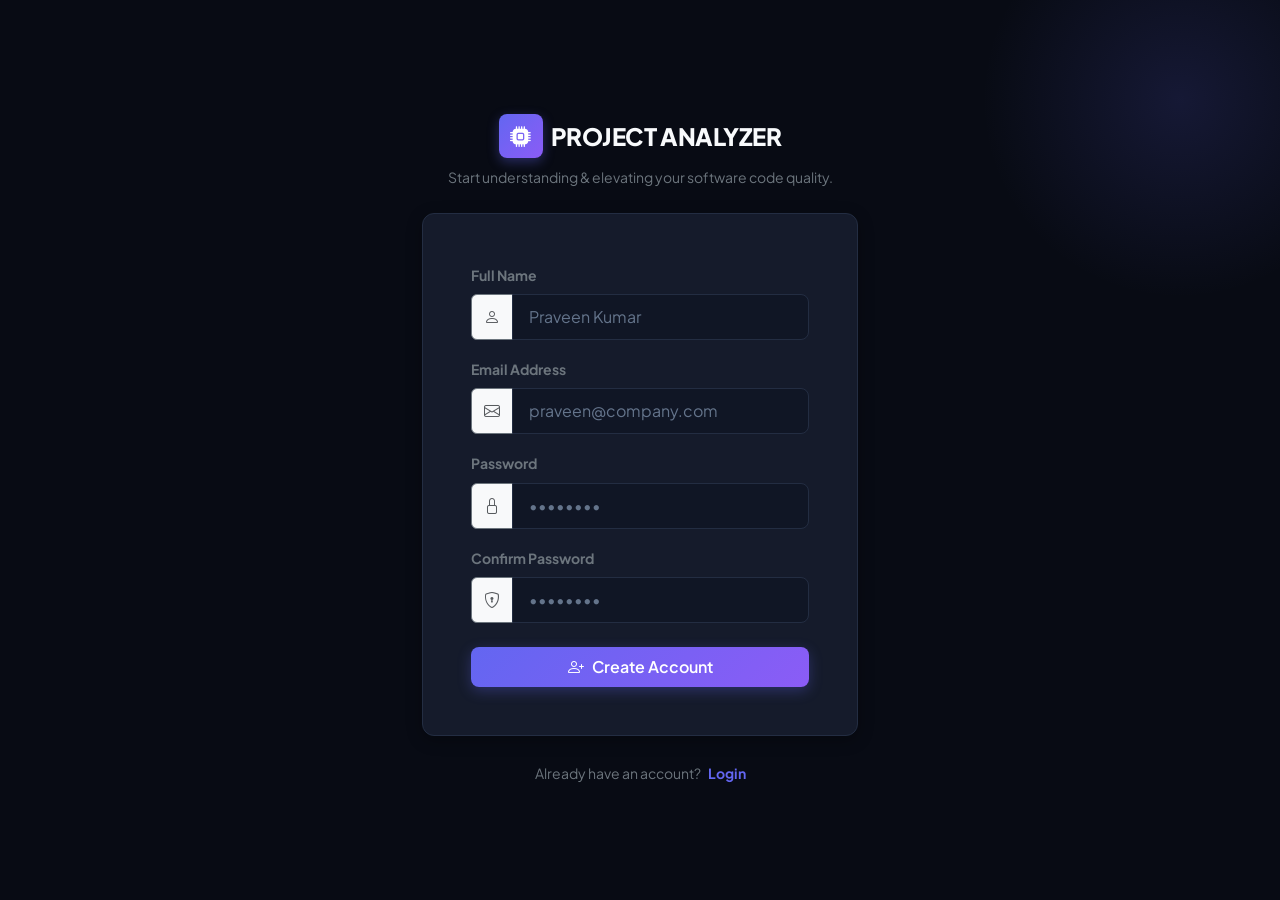
<file: Project Analyzer-1/project-analyzer/pages/register.html>
<!DOCTYPE html>
<html lang="en">
<head>
  <meta charset="UTF-8">
  <meta name="viewport" content="width=device-width, initial-scale=1.0">
  <title>Register — Project Analyzer</title>

  <!-- CDNs -->
  <link rel="stylesheet" href="https://cdn.jsdelivr.net/npm/bootstrap@5.3.2/dist/css/bootstrap.min.css">
  <link rel="stylesheet" href="https://cdn.jsdelivr.net/npm/bootstrap-icons@1.11.3/font/bootstrap-icons.min.css">
  
  <!-- Custom Styles -->
  <link rel="stylesheet" href="../css/style.css">
  <link rel="stylesheet" href="../css/dashboard.css">
  <link rel="stylesheet" href="../css/responsive.css">
</head>
<body class="bg-primary-theme min-vh-100 d-flex align-items-center justify-content-center py-5 position-relative overflow-hidden">

  <!-- Background Accent -->
  <div style="position: absolute; top: -100px; right: -100px; width: 400px; height: 400px; background: radial-gradient(circle, rgba(99, 102, 241, 0.15) 0%, rgba(0,0,0,0) 70%); pointer-events: none;"></div>

  <div class="container position-relative" style="max-width: 460px;">
    <!-- Logo -->
    <div class="text-center mb-4">
      <a href="../index.html" class="d-inline-flex align-items-center gap-2 text-decoration-none">
        <div class="brand-icon" style="width:44px; height:44px; font-size:1.3rem;">
          <i class="bi bi-cpu-fill"></i>
        </div>
        <span class="brand-name fs-4">PROJECT ANALYZER</span>
      </a>
      <p class="text-secondary small mt-2">Start understanding & elevating your software code quality.</p>
    </div>

    <!-- Register Card -->
    <div class="card-custom p-4 p-md-5">
      <form onsubmit="handleRegister(event)">
        <div class="mb-3">
          <label for="regFullName" class="form-label text-secondary small fw-bold">Full Name</label>
          <div class="input-group">
            <span class="input-group-text bg-input border-secondary text-muted"><i class="bi bi-person"></i></span>
            <input type="text" id="regFullName" class="form-control form-control-custom" placeholder="Praveen Kumar" required>
          </div>
        </div>

        <div class="mb-3">
          <label for="regEmail" class="form-label text-secondary small fw-bold">Email Address</label>
          <div class="input-group">
            <span class="input-group-text bg-input border-secondary text-muted"><i class="bi bi-envelope"></i></span>
            <input type="email" id="regEmail" class="form-control form-control-custom" placeholder="praveen@company.com" required>
          </div>
        </div>

        <div class="mb-3">
          <label for="regPassword" class="form-label text-secondary small fw-bold">Password</label>
          <div class="input-group">
            <span class="input-group-text bg-input border-secondary text-muted"><i class="bi bi-lock"></i></span>
            <input type="password" id="regPassword" class="form-control form-control-custom" placeholder="••••••••" required>
          </div>
        </div>

        <div class="mb-4">
          <label for="regConfirmPassword" class="form-label text-secondary small fw-bold">Confirm Password</label>
          <div class="input-group">
            <span class="input-group-text bg-input border-secondary text-muted"><i class="bi bi-shield-lock"></i></span>
            <input type="password" id="regConfirmPassword" class="form-control form-control-custom" placeholder="••••••••" required>
          </div>
        </div>

        <button type="submit" class="btn btn-primary-custom w-100 justify-content-center py-2">
          <i class="bi bi-person-plus"></i> Create Account
        </button>
      </form>
    </div>

    <!-- Bottom Link -->
    <div class="text-center mt-4">
      <span class="text-secondary small">Already have an account?</span>
      <a href="login.html" class="small fw-bold text-accent ms-1">Login</a>
    </div>
  </div>

  <script src="https://cdn.jsdelivr.net/npm/bootstrap@5.3.2/dist/js/bootstrap.bundle.min.js"></script>
  <script src="../js/main.js"></script>
  <script>
    function handleRegister(e) {
      e.preventDefault();
      const pass = document.getElementById('regPassword').value;
      const confirmPass = document.getElementById('regConfirmPassword').value;

      if (pass !== confirmPass) {
        showToast("Error", "Passwords do not match!", "danger");
        return;
      }

      showToast("Account Created", "Your developer profile is ready!", "success");
      setTimeout(() => {
        window.location.href = "dashboard.html";
      }, 600);
    }
  </script>
</body>
</html>
</file>
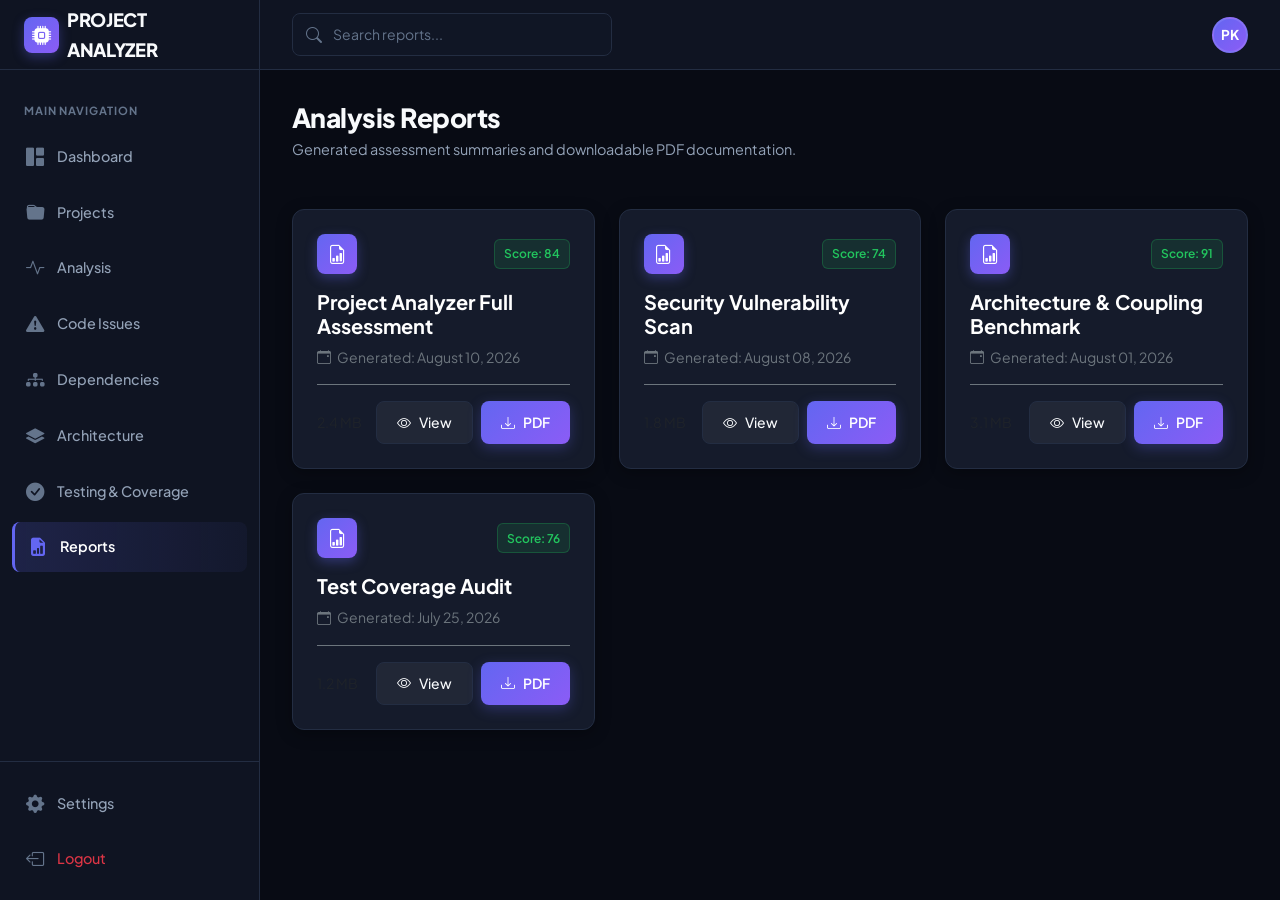
<file: Project Analyzer-1/project-analyzer/pages/reports.html>
<!DOCTYPE html>
<html lang="en">
<head>
  <meta charset="UTF-8">
  <meta name="viewport" content="width=device-width, initial-scale=1.0">
  <title>Analysis Reports — Project Analyzer</title>

  <!-- CDNs -->
  <link rel="stylesheet" href="https://cdn.jsdelivr.net/npm/bootstrap@5.3.2/dist/css/bootstrap.min.css">
  <link rel="stylesheet" href="https://cdn.jsdelivr.net/npm/bootstrap-icons@1.11.3/font/bootstrap-icons.min.css">
  
  <!-- Custom Styles -->
  <link rel="stylesheet" href="../css/style.css">
  <link rel="stylesheet" href="../css/dashboard.css">
  <link rel="stylesheet" href="../css/responsive.css">
</head>
<body>

  <div class="app-wrapper">
    <!-- Sidebar -->
    <aside class="app-sidebar">
      <div class="sidebar-header">
        <a href="../index.html" class="d-flex align-items-center gap-2 text-decoration-none">
          <div class="brand-icon">
            <i class="bi bi-cpu-fill"></i>
          </div>
          <span class="brand-name">PROJECT ANALYZER</span>
        </a>
      </div>

      <nav class="sidebar-nav">
        <div class="nav-section-label">Main Navigation</div>
        <a href="dashboard.html" class="sidebar-link">
          <i class="bi bi-grid-1x2-fill"></i> Dashboard
        </a>
        <a href="projects.html" class="sidebar-link">
          <i class="bi bi-folder-fill"></i> Projects
        </a>
        <a href="analysis.html" class="sidebar-link">
          <i class="bi bi-activity"></i> Analysis
        </a>
        <a href="issues.html" class="sidebar-link">
          <i class="bi bi-exclamation-triangle-fill"></i> Code Issues
        </a>
        <a href="dependencies.html" class="sidebar-link">
          <i class="bi bi-diagram-3-fill"></i> Dependencies
        </a>
        <a href="architecture.html" class="sidebar-link">
          <i class="bi bi-layers-fill"></i> Architecture
        </a>
        <a href="testing.html" class="sidebar-link">
          <i class="bi bi-check-circle-fill"></i> Testing & Coverage
        </a>
        <a href="reports.html" class="sidebar-link active">
          <i class="bi bi-file-earmark-bar-graph-fill"></i> Reports
        </a>
      </nav>

      <div class="sidebar-footer">
        <a href="settings.html" class="sidebar-link">
          <i class="bi bi-gear-fill"></i> Settings
        </a>
        <a href="login.html" class="sidebar-link text-danger">
          <i class="bi bi-box-arrow-left"></i> Logout
        </a>
      </div>
    </aside>

    <!-- Main Content Area -->
    <main class="app-main">
      <!-- Top Navbar -->
      <header class="app-header">
        <button id="mobileNavToggle" class="btn btn-icon btn-secondary-custom d-none" aria-label="Toggle Navigation">
          <i class="bi bi-list fs-4"></i>
        </button>
        <div class="header-search">
          <i class="bi bi-search"></i>
          <input type="text" class="form-control form-control-custom" placeholder="Search reports...">
        </div>
        <div class="header-actions">
          <div class="avatar">PK</div>
        </div>
      </header>

      <!-- Page Content -->
      <div class="page-content">
        <div class="page-header-row">
          <div>
            <h1 class="page-title">Analysis Reports</h1>
            <p class="page-subtitle">Generated assessment summaries and downloadable PDF documentation.</p>
          </div>
        </div>

        <!-- Reports Cards Grid -->
        <div class="row g-4" id="reportsGrid">
          <!-- Rendered via JS -->
        </div>

      </div>
    </main>
  </div>

  <!-- Report Viewer Modal -->
  <div class="modal fade" id="reportViewModal" tabindex="-1" aria-hidden="true">
    <div class="modal-dialog modal-lg modal-dialog-centered">
      <div class="modal-content modal-content-custom">
        <div class="modal-header modal-header-custom">
          <h5 class="modal-title fw-bold text-white mb-0" id="reportModalTitle">Project Assessment Report</h5>
          <button type="button" class="btn-close btn-close-white" data-bs-dismiss="modal" aria-label="Close"></button>
        </div>
        <div class="modal-body p-4">
          <div class="p-3 bg-secondary-theme rounded-3 border border-secondary mb-3 text-center">
            <span class="text-muted small text-uppercase fw-bold d-block">Overall Score</span>
            <span class="display-4 fw-extrabold text-success" id="reportModalScore">84</span>
          </div>

          <p class="text-secondary small">This assessment was generated automatically by Project Analyzer. It contains rule inspections for 148 Java source files, 42 Maven dependencies, and 108 unit tests.</p>

          <div class="row g-3 text-center mb-3">
            <div class="col-4">
              <div class="bg-card-theme p-2 rounded border border-secondary">
                <span class="d-block text-muted small">Quality</span>
                <span class="fw-bold text-info">87 / 100</span>
              </div>
            </div>
            <div class="col-4">
              <div class="bg-card-theme p-2 rounded border border-secondary">
                <span class="d-block text-muted small">Security</span>
                <span class="fw-bold text-warning">74 / 100</span>
              </div>
            </div>
            <div class="col-4">
              <div class="bg-card-theme p-2 rounded border border-secondary">
                <span class="d-block text-muted small">Coverage</span>
                <span class="fw-bold text-success">76%</span>
              </div>
            </div>
          </div>
        </div>
        <div class="modal-footer modal-footer-custom">
          <button type="button" class="btn btn-secondary-custom" data-bs-dismiss="modal">Close</button>
          <button type="button" class="btn btn-primary-custom" onclick="downloadPdfSimulated()">
            <i class="bi bi-file-earmark-pdf"></i> Download PDF Report
          </button>
        </div>
      </div>
    </div>
  </div>

  <!-- JS -->
  <script src="https://cdn.jsdelivr.net/npm/bootstrap@5.3.2/dist/js/bootstrap.bundle.min.js"></script>
  <script src="../js/main.js"></script>
  <script src="../js/api-service.js"></script>
  <script>
    document.addEventListener('DOMContentLoaded', () => {
      ApiService.getReports().then(reports => {
        const grid = document.getElementById('reportsGrid');
        if (!grid) return;

        grid.innerHTML = reports.map(r => `
          <div class="col-md-6 col-xl-4">
            <div class="card-custom p-4 h-100">
              <div class="d-flex align-items-center justify-content-between mb-3">
                <div class="brand-icon" style="width:40px; height:40px;">
                  <i class="bi bi-file-earmark-bar-graph"></i>
                </div>
                <span class="badge-custom badge-healthy">Score: ${r.score}</span>
              </div>

              <h5 class="fw-bold text-white mb-2">${r.title}</h5>
              <div class="text-secondary small mb-3">
                <i class="bi bi-calendar-event me-1"></i> Generated: ${r.date}
              </div>

              <div class="d-flex align-items-center justify-content-between pt-3 border-top border-secondary">
                <span class="text-muted small">${r.size}</span>
                <div class="d-flex gap-2">
                  <button class="btn btn-secondary-custom btn-sm" onclick="openReportModal('${r.title}', ${r.score})">
                    <i class="bi bi-eye"></i> View
                  </button>
                  <button class="btn btn-primary-custom btn-sm" onclick="downloadPdfSimulated()">
                    <i class="bi bi-download"></i> PDF
                  </button>
                </div>
              </div>
            </div>
          </div>
        `).join('');
      });
    });

    function openReportModal(title, score) {
      document.getElementById('reportModalTitle').textContent = title;
      document.getElementById('reportModalScore').textContent = score;
      const modal = new bootstrap.Modal(document.getElementById('reportViewModal'));
      modal.show();
    }

    function downloadPdfSimulated() {
      showToast("Download Started", "Generating PDF document package...", "info");
      setTimeout(() => {
        showToast("Download Complete", "Report PDF saved to downloads.", "success");
      }, 1200);
    }
  </script>
</body>
</html>
</file>
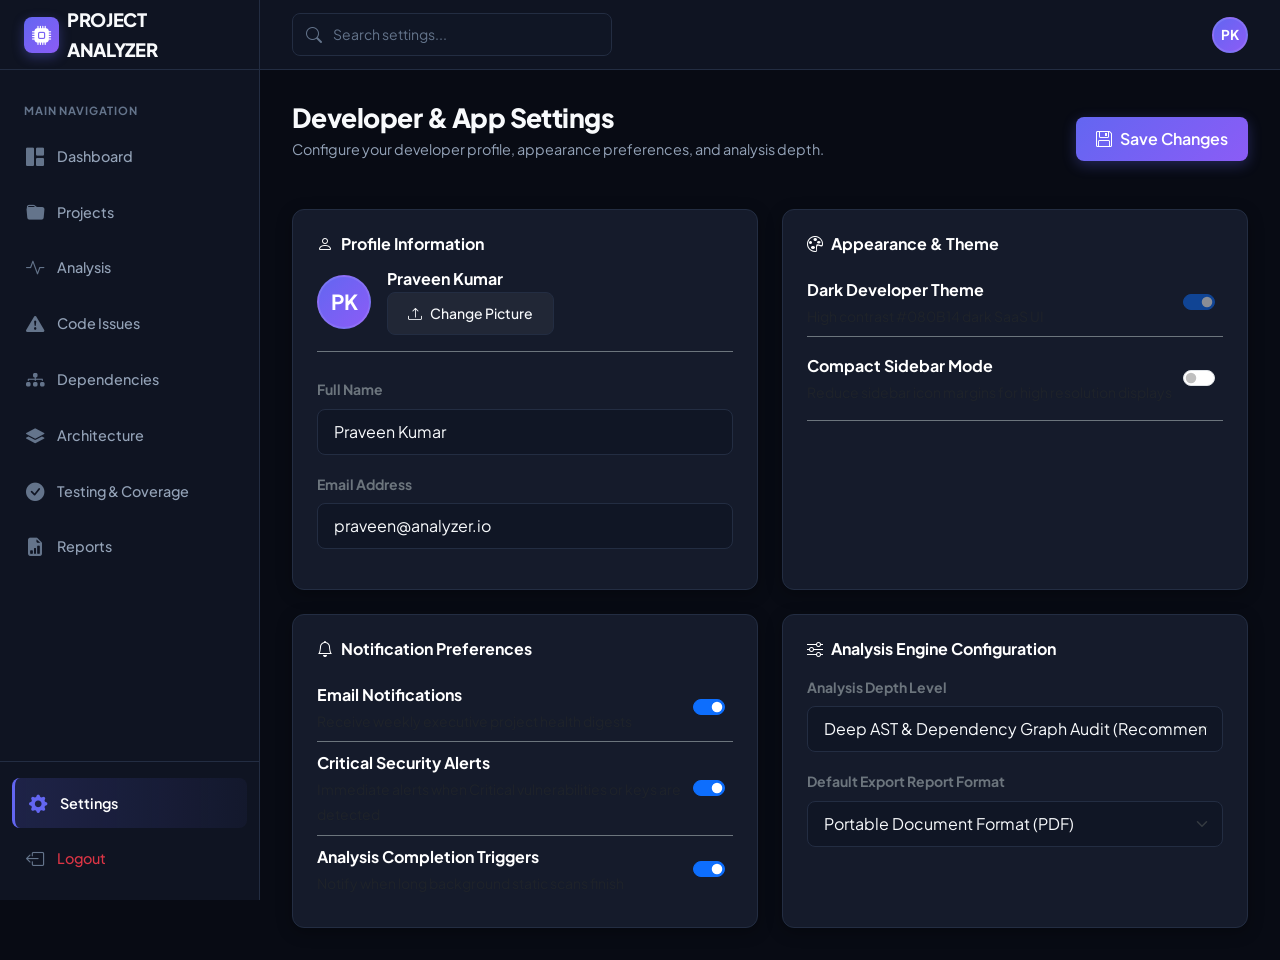
<file: Project Analyzer-1/project-analyzer/pages/settings.html>
<!DOCTYPE html>
<html lang="en">
<head>
  <meta charset="UTF-8">
  <meta name="viewport" content="width=device-width, initial-scale=1.0">
  <title>Settings — Project Analyzer</title>

  <!-- CDNs -->
  <link rel="stylesheet" href="https://cdn.jsdelivr.net/npm/bootstrap@5.3.2/dist/css/bootstrap.min.css">
  <link rel="stylesheet" href="https://cdn.jsdelivr.net/npm/bootstrap-icons@1.11.3/font/bootstrap-icons.min.css">
  
  <!-- Custom Styles -->
  <link rel="stylesheet" href="../css/style.css">
  <link rel="stylesheet" href="../css/dashboard.css">
  <link rel="stylesheet" href="../css/responsive.css">
</head>
<body>

  <div class="app-wrapper">
    <!-- Sidebar -->
    <aside class="app-sidebar">
      <div class="sidebar-header">
        <a href="../index.html" class="d-flex align-items-center gap-2 text-decoration-none">
          <div class="brand-icon">
            <i class="bi bi-cpu-fill"></i>
          </div>
          <span class="brand-name">PROJECT ANALYZER</span>
        </a>
      </div>

      <nav class="sidebar-nav">
        <div class="nav-section-label">Main Navigation</div>
        <a href="dashboard.html" class="sidebar-link">
          <i class="bi bi-grid-1x2-fill"></i> Dashboard
        </a>
        <a href="projects.html" class="sidebar-link">
          <i class="bi bi-folder-fill"></i> Projects
        </a>
        <a href="analysis.html" class="sidebar-link">
          <i class="bi bi-activity"></i> Analysis
        </a>
        <a href="issues.html" class="sidebar-link">
          <i class="bi bi-exclamation-triangle-fill"></i> Code Issues
        </a>
        <a href="dependencies.html" class="sidebar-link">
          <i class="bi bi-diagram-3-fill"></i> Dependencies
        </a>
        <a href="architecture.html" class="sidebar-link">
          <i class="bi bi-layers-fill"></i> Architecture
        </a>
        <a href="testing.html" class="sidebar-link">
          <i class="bi bi-check-circle-fill"></i> Testing & Coverage
        </a>
        <a href="reports.html" class="sidebar-link">
          <i class="bi bi-file-earmark-bar-graph-fill"></i> Reports
        </a>
      </nav>

      <div class="sidebar-footer">
        <a href="settings.html" class="sidebar-link active">
          <i class="bi bi-gear-fill"></i> Settings
        </a>
        <a href="login.html" class="sidebar-link text-danger">
          <i class="bi bi-box-arrow-left"></i> Logout
        </a>
      </div>
    </aside>

    <!-- Main Content Area -->
    <main class="app-main">
      <!-- Top Navbar -->
      <header class="app-header">
        <button id="mobileNavToggle" class="btn btn-icon btn-secondary-custom d-none" aria-label="Toggle Navigation">
          <i class="bi bi-list fs-4"></i>
        </button>
        <div class="header-search">
          <i class="bi bi-search"></i>
          <input type="text" class="form-control form-control-custom" placeholder="Search settings...">
        </div>
        <div class="header-actions">
          <div class="avatar">PK</div>
        </div>
      </header>

      <!-- Page Content -->
      <div class="page-content">
        <div class="page-header-row">
          <div>
            <h1 class="page-title">Developer & App Settings</h1>
            <p class="page-subtitle">Configure your developer profile, appearance preferences, and analysis depth.</p>
          </div>
          <button type="button" class="btn btn-primary-custom" onclick="saveSettingsForm()">
            <i class="bi bi-floppy"></i> Save Changes
          </button>
        </div>

        <div class="row g-4">
          <!-- 1. Profile Settings -->
          <div class="col-lg-6">
            <div class="card-custom h-100 p-4">
              <h6 class="fw-bold text-white mb-3"><i class="bi bi-person text-accent me-2"></i>Profile Information</h6>
              
              <div class="d-flex align-items-center gap-3 mb-4 pb-3 border-bottom border-secondary">
                <div class="avatar" style="width:54px; height:54px; font-size:1.3rem;">PK</div>
                <div>
                  <h6 class="fw-bold text-white mb-1">Praveen Kumar</h6>
                  <button class="btn btn-secondary-custom btn-sm" onclick="showToast('Upload Avatar', 'Select avatar image file.', 'info')">
                    <i class="bi bi-upload"></i> Change Picture
                  </button>
                </div>
              </div>

              <div class="mb-3">
                <label class="form-label text-secondary small fw-bold">Full Name</label>
                <input type="text" class="form-control form-control-custom" value="Praveen Kumar">
              </div>

              <div class="mb-3">
                <label class="form-label text-secondary small fw-bold">Email Address</label>
                <input type="email" class="form-control form-control-custom" value="praveen@analyzer.io">
              </div>
            </div>
          </div>

          <!-- 2. Appearance -->
          <div class="col-lg-6">
            <div class="card-custom h-100 p-4">
              <h6 class="fw-bold text-white mb-3"><i class="bi bi-palette text-accent me-2"></i>Appearance & Theme</h6>
              
              <div class="d-flex align-items-center justify-content-between py-2 border-bottom border-secondary">
                <div>
                  <span class="fw-bold text-white d-block">Dark Developer Theme</span>
                  <span class="text-muted small">High contrast #080B14 dark SaaS UI</span>
                </div>
                <div class="form-check form-switch">
                  <input class="form-check-input" type="checkbox" checked disabled>
                </div>
              </div>

              <div class="d-flex align-items-center justify-content-between py-3 border-bottom border-secondary">
                <div>
                  <span class="fw-bold text-white d-block">Compact Sidebar Mode</span>
                  <span class="text-muted small">Reduce sidebar icon margins for high resolution displays</span>
                </div>
                <div class="form-check form-switch">
                  <input class="form-check-input" type="checkbox" id="compactModeSwitch">
                </div>
              </div>
            </div>
          </div>

          <!-- 3. Notifications -->
          <div class="col-lg-6">
            <div class="card-custom h-100 p-4">
              <h6 class="fw-bold text-white mb-3"><i class="bi bi-bell text-accent me-2"></i>Notification Preferences</h6>
              
              <div class="d-flex align-items-center justify-content-between py-2 border-bottom border-secondary">
                <div>
                  <span class="fw-bold text-white d-block">Email Notifications</span>
                  <span class="text-muted small">Receive weekly executive project health digests</span>
                </div>
                <div class="form-check form-switch">
                  <input class="form-check-input" type="checkbox" checked>
                </div>
              </div>

              <div class="d-flex align-items-center justify-content-between py-2 border-bottom border-secondary">
                <div>
                  <span class="fw-bold text-white d-block">Critical Security Alerts</span>
                  <span class="text-muted small">Immediate alerts when Critical vulnerabilities or keys are detected</span>
                </div>
                <div class="form-check form-switch">
                  <input class="form-check-input" type="checkbox" checked>
                </div>
              </div>

              <div class="d-flex align-items-center justify-content-between py-2">
                <div>
                  <span class="fw-bold text-white d-block">Analysis Completion Triggers</span>
                  <span class="text-muted small">Notify when long background static scans finish</span>
                </div>
                <div class="form-check form-switch">
                  <input class="form-check-input" type="checkbox" checked>
                </div>
              </div>
            </div>
          </div>

          <!-- 4. Preferences & Analysis Depth -->
          <div class="col-lg-6">
            <div class="card-custom h-100 p-4">
              <h6 class="fw-bold text-white mb-3"><i class="bi bi-sliders text-accent me-2"></i>Analysis Engine Configuration</h6>
              
              <div class="mb-3">
                <label class="form-label text-secondary small fw-bold">Analysis Depth Level</label>
                <select class="form-select form-select-custom">
                  <option value="deep" selected>Deep AST & Dependency Graph Audit (Recommended)</option>
                  <option value="standard">Standard Static Rule Inspection</option>
                  <option value="quick">Quick Syntax & Linter Check</option>
                </select>
              </div>

              <div class="mb-3">
                <label class="form-label text-secondary small fw-bold">Default Export Report Format</label>
                <select class="form-select form-select-custom">
                  <option value="pdf" selected>Portable Document Format (PDF)</option>
                  <option value="html">Interactive HTML Bundle</option>
                  <option value="json">Machine Readable JSON</option>
                </select>
              </div>
            </div>
          </div>
        </div>

      </div>
    </main>
  </div>

  <!-- JS -->
  <script src="https://cdn.jsdelivr.net/npm/bootstrap@5.3.2/dist/js/bootstrap.bundle.min.js"></script>
  <script src="../js/main.js"></script>
  <script>
    function saveSettingsForm() {
      showToast("Settings Saved", "Your application preferences were updated successfully.", "success");
    }
  </script>
</body>
</html>
</file>
<file: Project Analyzer-1/project-analyzer/css/style.css>
/* ==========================================================================
   PROJECT ANALYZER — CORE STYLESHEET
   Dark Developer SaaS Design System
   ========================================================================== */

@import url('https://fonts.googleapis.com/css2?family=Plus+Jakarta+Sans:wght@300;400;500;600;700;800&family=Fira+Code:wght@400;500;600&display=swap');

:root {
  /* Color Palette */
  --bg-primary: #080B14;
  --bg-secondary: #0F1422;
  --bg-card: #151B2B;
  --bg-card-hover: #1C2438;
  --bg-input: #101625;
  --bg-elevated: #1E273C;
  
  /* Accents */
  --accent-primary: #6366F1;
  --accent-primary-hover: #4F46E5;
  --accent-secondary: #8B5CF6;
  --accent-secondary-hover: #7C3AED;
  --accent-glow: rgba(99, 102, 241, 0.25);
  
  /* Status Colors */
  --color-success: #22C55E;
  --color-success-bg: rgba(34, 197, 94, 0.12);
  --color-warning: #F59E0B;
  --color-warning-bg: rgba(245, 158, 11, 0.12);
  --color-danger: #EF4444;
  --color-danger-bg: rgba(239, 68, 68, 0.12);
  --color-info: #06B6D4;
  --color-info-bg: rgba(6, 182, 212, 0.12);
  
  /* Text */
  --text-primary: #F8FAFC;
  --text-secondary: #94A3B8;
  --text-muted: #64748B;
  --text-inverse: #0F172A;
  
  /* Borders & Dividers */
  --border-color: #232D42;
  --border-subtle: rgba(255, 255, 255, 0.07);
  --border-focus: #6366F1;
  
  /* Shadows & Effects */
  --shadow-sm: 0 2px 4px rgba(0, 0, 0, 0.2);
  --shadow-md: 0 4px 16px rgba(0, 0, 0, 0.3);
  --shadow-lg: 0 10px 30px rgba(0, 0, 0, 0.4);
  --shadow-accent: 0 4px 20px rgba(99, 102, 241, 0.25);
  
  /* Layout Dimensions */
  --sidebar-width: 260px;
  --sidebar-collapsed-width: 76px;
  --header-height: 70px;
  
  /* Transitions */
  --transition-fast: all 0.15s ease;
  --transition-normal: all 0.25s ease;
}

/* Base Reset & Typography */
* {
  box-sizing: border-box;
  margin: 0;
  padding: 0;
}

body {
  font-family: 'Plus Jakarta Sans', system-ui, -apple-system, sans-serif;
  background-color: var(--bg-primary);
  color: var(--text-primary);
  line-height: 1.6;
  -webkit-font-smoothing: antialiased;
  min-height: 100vh;
  overflow-x: hidden;
}

code, kbd, samp, pre {
  font-family: 'Fira Code', monospace;
}

a {
  color: var(--accent-primary);
  text-decoration: none;
  transition: var(--transition-fast);
}

a:hover {
  color: var(--accent-secondary);
}

/* Custom Scrollbar */
::-webkit-scrollbar {
  width: 8px;
  height: 8px;
}
::-webkit-scrollbar-track {
  background: var(--bg-primary);
}
::-webkit-scrollbar-thumb {
  background: #232D42;
  border-radius: 4px;
}
::-webkit-scrollbar-thumb:hover {
  background: #334155;
}

/* Global Layout Elements */
.bg-primary-theme { background-color: var(--bg-primary) !important; }
.bg-secondary-theme { background-color: var(--bg-secondary) !important; }
.bg-card-theme { background-color: var(--bg-card) !important; }

/* Custom Buttons */
.btn-primary-custom {
  background: linear-gradient(135deg, var(--accent-primary) 0%, var(--accent-secondary) 100%);
  color: #FFFFFF;
  border: none;
  font-weight: 600;
  padding: 0.625rem 1.25rem;
  border-radius: 0.5rem;
  transition: var(--transition-normal);
  box-shadow: 0 4px 14px rgba(99, 102, 241, 0.3);
  display: inline-flex;
  align-items: center;
  gap: 0.5rem;
}

.btn-primary-custom:hover, .btn-primary-custom:focus {
  transform: translateY(-1px);
  box-shadow: 0 6px 20px rgba(99, 102, 241, 0.45);
  color: #FFFFFF;
}

.btn-secondary-custom {
  background-color: rgba(255, 255, 255, 0.05);
  color: var(--text-primary);
  border: 1px solid var(--border-color);
  font-weight: 500;
  padding: 0.625rem 1.25rem;
  border-radius: 0.5rem;
  transition: var(--transition-normal);
  display: inline-flex;
  align-items: center;
  gap: 0.5rem;
}

.btn-secondary-custom:hover {
  background-color: rgba(255, 255, 255, 0.1);
  border-color: var(--text-secondary);
  color: var(--text-primary);
}

.btn-outline-accent {
  background: transparent;
  color: var(--accent-primary);
  border: 1px solid var(--accent-primary);
  font-weight: 600;
  padding: 0.5rem 1rem;
  border-radius: 0.5rem;
  transition: var(--transition-fast);
}

.btn-outline-accent:hover {
  background: rgba(99, 102, 241, 0.15);
  color: #FFFFFF;
  border-color: var(--accent-primary);
}

.btn-icon {
  width: 38px;
  height: 38px;
  padding: 0;
  display: inline-flex;
  align-items: center;
  justify-content: center;
  border-radius: 0.5rem;
}

/* Custom Cards */
.card-custom {
  background-color: var(--bg-card);
  border: 1px solid var(--border-color);
  border-radius: 0.75rem;
  box-shadow: var(--shadow-md);
  transition: var(--transition-normal);
  overflow: hidden;
}

.card-custom:hover {
  border-color: rgba(99, 102, 241, 0.3);
}

.card-custom-header {
  padding: 1.25rem 1.5rem;
  border-bottom: 1px solid var(--border-color);
  display: flex;
  align-items: center;
  justify-content: space-between;
}

.card-custom-body {
  padding: 1.5rem;
}

/* Status Badges */
.badge-custom {
  padding: 0.35em 0.75em;
  font-size: 0.75rem;
  font-weight: 600;
  border-radius: 0.375rem;
  display: inline-flex;
  align-items: center;
  gap: 0.35rem;
}

.badge-excellent, .badge-healthy, .badge-passed, .badge-up-to-date {
  background-color: var(--color-success-bg);
  color: var(--color-success);
  border: 1px solid rgba(34, 197, 94, 0.25);
}

.badge-good, .badge-medium {
  background-color: rgba(99, 102, 241, 0.12);
  color: var(--accent-primary);
  border: 1px solid rgba(99, 102, 241, 0.25);
}

.badge-warning, .badge-outdated, .badge-high {
  background-color: var(--color-warning-bg);
  color: var(--color-warning);
  border: 1px solid rgba(245, 158, 11, 0.25);
}

.badge-critical, .badge-vulnerable, .badge-failed, .badge-danger {
  background-color: var(--color-danger-bg);
  color: var(--color-danger);
  border: 1px solid rgba(239, 68, 68, 0.25);
}

.badge-low, .badge-info {
  background-color: var(--color-info-bg);
  color: var(--color-info);
  border: 1px solid rgba(6, 182, 212, 0.25);
}

/* Tech Stack Pills */
.tech-pill {
  font-size: 0.75rem;
  font-weight: 500;
  padding: 0.2rem 0.6rem;
  background-color: rgba(255, 255, 255, 0.05);
  border: 1px solid var(--border-color);
  color: var(--text-secondary);
  border-radius: 0.25rem;
}

/* Form Controls */
.form-control-custom, .form-select-custom {
  background-color: var(--bg-input);
  border: 1px solid var(--border-color);
  color: var(--text-primary);
  border-radius: 0.5rem;
  padding: 0.625rem 1rem;
  transition: var(--transition-fast);
}

.form-control-custom:focus, .form-select-custom:focus {
  background-color: var(--bg-input);
  border-color: var(--accent-primary);
  color: var(--text-primary);
  box-shadow: 0 0 0 3px var(--accent-glow);
  outline: none;
}

.form-control-custom::placeholder {
  color: var(--text-muted);
}

/* Custom Table */
.table-custom {
  width: 100%;
  color: var(--text-primary);
  border-collapse: separate;
  border-spacing: 0;
}

.table-custom th {
  background-color: var(--bg-secondary);
  color: var(--text-secondary);
  font-size: 0.75rem;
  font-weight: 700;
  text-transform: uppercase;
  letter-spacing: 0.05em;
  padding: 0.85rem 1.25rem;
  border-bottom: 1px solid var(--border-color);
}

.table-custom td {
  padding: 1rem 1.25rem;
  border-bottom: 1px solid var(--border-subtle);
  vertical-align: middle;
  font-size: 0.875rem;
}

.table-custom tbody tr {
  transition: var(--transition-fast);
}

.table-custom tbody tr:hover {
  background-color: rgba(255, 255, 255, 0.02);
}

/* Modal Dark Styling */
.modal-content-custom {
  background-color: var(--bg-card);
  border: 1px solid var(--border-color);
  color: var(--text-primary);
  border-radius: 0.75rem;
  box-shadow: var(--shadow-lg);
}

.modal-header-custom {
  border-bottom: 1px solid var(--border-color);
  padding: 1.25rem 1.5rem;
}

.modal-footer-custom {
  border-top: 1px solid var(--border-color);
  padding: 1rem 1.5rem;
}

.btn-close-white {
  filter: invert(1) grayscale(100%) brightness(200%);
}

/* Code Snippet Box */
.code-block {
  background-color: #0A0D18;
  border: 1px solid var(--border-color);
  border-radius: 0.5rem;
  padding: 1rem;
  font-family: 'Fira Code', monospace;
  font-size: 0.85rem;
  color: #E2E8F0;
  overflow-x: auto;
  position: relative;
}

.code-block .line-highlight {
  background-color: rgba(239, 68, 68, 0.15);
  border-left: 3px solid var(--color-danger);
  padding-left: 0.5rem;
  margin-left: -0.5rem;
  display: block;
}

/* Animations */
@keyframes pulseGlow {
  0% { box-shadow: 0 0 0 0 rgba(99, 102, 241, 0.4); }
  70% { box-shadow: 0 0 0 10px rgba(99, 102, 241, 0); }
  100% { box-shadow: 0 0 0 0 rgba(99, 102, 241, 0); }
}

.pulse-accent {
  animation: pulseGlow 2s infinite;
}

/* Toast Notifications */
.toast-container-custom {
  position: fixed;
  bottom: 1.5rem;
  right: 1.5rem;
  z-index: 1080;
}
</file>
<file: Project Analyzer-1/project-analyzer/css/dashboard.css>
/* ==========================================================================
   PROJECT ANALYZER — DASHBOARD & APP LAYOUT STYLESHEET
   ========================================================================== */

/* Dashboard Layout Wrapper */
.app-wrapper {
  display: flex;
  min-height: 100vh;
  background-color: var(--bg-primary);
}

/* Sidebar Styling */
.app-sidebar {
  width: var(--sidebar-width);
  background-color: var(--bg-secondary);
  border-right: 1px solid var(--border-color);
  display: flex;
  flex-direction: column;
  position: fixed;
  top: 0;
  bottom: 0;
  left: 0;
  z-index: 1030;
  transition: var(--transition-normal);
}

.sidebar-header {
  height: var(--header-height);
  padding: 0 1.5rem;
  display: flex;
  align-items: center;
  gap: 0.75rem;
  border-bottom: 1px solid var(--border-color);
}

.brand-icon {
  width: 36px;
  height: 36px;
  background: linear-gradient(135deg, var(--accent-primary) 0%, var(--accent-secondary) 100%);
  border-radius: 0.5rem;
  display: flex;
  align-items: center;
  justify-content: center;
  color: #FFFFFF;
  font-size: 1.2rem;
  box-shadow: 0 4px 12px rgba(99, 102, 241, 0.35);
}

.brand-name {
  font-size: 1.15rem;
  font-weight: 800;
  letter-spacing: -0.02em;
  color: var(--text-primary);
}

.sidebar-nav {
  padding: 1.25rem 0.75rem;
  flex: 1;
  overflow-y: auto;
  display: flex;
  flex-direction: column;
  gap: 0.35rem;
}

.nav-section-label {
  font-size: 0.7rem;
  font-weight: 700;
  text-transform: uppercase;
  letter-spacing: 0.08em;
  color: var(--text-muted);
  padding: 0.75rem 0.75rem 0.35rem 0.75rem;
}

.sidebar-link {
  display: flex;
  align-items: center;
  gap: 0.85rem;
  padding: 0.65rem 0.85rem;
  color: var(--text-secondary);
  font-weight: 500;
  font-size: 0.9rem;
  border-radius: 0.5rem;
  transition: var(--transition-fast);
  text-decoration: none;
}

.sidebar-link i {
  font-size: 1.15rem;
  color: var(--text-muted);
  transition: var(--transition-fast);
}

.sidebar-link:hover {
  color: var(--text-primary);
  background-color: rgba(255, 255, 255, 0.04);
}

.sidebar-link:hover i {
  color: var(--accent-primary);
}

.sidebar-link.active {
  color: #FFFFFF;
  background: linear-gradient(90deg, rgba(99, 102, 241, 0.18) 0%, rgba(99, 102, 241, 0.05) 100%);
  border-left: 3px solid var(--accent-primary);
  font-weight: 600;
}

.sidebar-link.active i {
  color: var(--accent-primary);
}

.sidebar-footer {
  padding: 1rem 0.75rem;
  border-top: 1px solid var(--border-color);
  display: flex;
  flex-direction: column;
  gap: 0.35rem;
}

/* Main Content Area */
.app-main {
  flex: 1;
  margin-left: var(--sidebar-width);
  display: flex;
  flex-direction: column;
  min-width: 0;
  transition: var(--transition-normal);
}

/* Top Header Navbar */
.app-header {
  height: var(--header-height);
  background-color: var(--bg-secondary);
  border-bottom: 1px solid var(--border-color);
  padding: 0 2rem;
  display: flex;
  align-items: center;
  justify-content: space-between;
  position: sticky;
  top: 0;
  z-index: 1020;
}

.header-search {
  position: relative;
  width: 320px;
}

.header-search input {
  padding-left: 2.5rem;
  font-size: 0.875rem;
}

.header-search i {
  position: absolute;
  left: 0.85rem;
  top: 50%;
  transform: translateY(-50%);
  color: var(--text-muted);
}

.header-actions {
  display: flex;
  align-items: center;
  gap: 1.25rem;
}

.notification-btn {
  position: relative;
  color: var(--text-secondary);
  background: transparent;
  border: 1px solid var(--border-color);
  border-radius: 0.5rem;
  width: 40px;
  height: 40px;
  display: flex;
  align-items: center;
  justify-content: center;
  transition: var(--transition-fast);
}

.notification-btn:hover {
  color: var(--text-primary);
  border-color: var(--text-secondary);
  background-color: rgba(255, 255, 255, 0.04);
}

.notification-badge {
  position: absolute;
  top: 6px;
  right: 6px;
  width: 8px;
  height: 8px;
  background-color: var(--color-danger);
  border-radius: 50%;
}

.user-profile-menu {
  display: flex;
  align-items: center;
  gap: 0.75rem;
  cursor: pointer;
  padding: 0.35rem 0.6rem;
  border-radius: 0.5rem;
  transition: var(--transition-fast);
}

.user-profile-menu:hover {
  background-color: rgba(255, 255, 255, 0.04);
}

.avatar {
  width: 36px;
  height: 36px;
  border-radius: 50%;
  background: linear-gradient(135deg, var(--accent-primary) 0%, var(--accent-secondary) 100%);
  color: #FFFFFF;
  display: flex;
  align-items: center;
  justify-content: center;
  font-weight: 700;
  font-size: 0.85rem;
  border: 2px solid rgba(255, 255, 255, 0.1);
}

/* Page Body Container */
.page-content {
  padding: 2rem;
  flex: 1;
}

.page-header-row {
  display: flex;
  align-items: center;
  justify-content: space-between;
  margin-bottom: 2rem;
  flex-wrap: wrap;
  gap: 1rem;
}

.page-title {
  font-size: 1.65rem;
  font-weight: 800;
  color: var(--text-primary);
  margin-bottom: 0.25rem;
  letter-spacing: -0.02em;
}

.page-subtitle {
  color: var(--text-secondary);
  font-size: 0.9rem;
}

/* Health KPI Cards */
.kpi-card {
  background-color: var(--bg-card);
  border: 1px solid var(--border-color);
  border-radius: 0.75rem;
  padding: 1.35rem;
  position: relative;
  overflow: hidden;
  transition: var(--transition-normal);
}

.kpi-card:hover {
  border-color: rgba(99, 102, 241, 0.35);
  transform: translateY(-2px);
}

.kpi-card::before {
  content: '';
  position: absolute;
  top: 0;
  left: 0;
  right: 0;
  height: 3px;
  background: var(--card-accent, var(--accent-primary));
}

.kpi-icon-wrapper {
  width: 44px;
  height: 44px;
  border-radius: 0.6rem;
  background-color: rgba(255, 255, 255, 0.04);
  border: 1px solid var(--border-color);
  display: flex;
  align-items: center;
  justify-content: center;
  color: var(--card-accent, var(--accent-primary));
  font-size: 1.35rem;
  margin-bottom: 1rem;
}

.kpi-label {
  font-size: 0.825rem;
  font-weight: 600;
  color: var(--text-secondary);
  text-transform: uppercase;
  letter-spacing: 0.04em;
  margin-bottom: 0.35rem;
}

.kpi-value-row {
  display: flex;
  align-items: baseline;
  justify-content: space-between;
}

.kpi-value {
  font-size: 1.85rem;
  font-weight: 800;
  color: var(--text-primary);
  line-height: 1;
}

.kpi-trend {
  font-size: 0.8rem;
  font-weight: 700;
  display: inline-flex;
  align-items: center;
  gap: 0.2rem;
}

.kpi-trend.trend-up { color: var(--color-success); }
.kpi-trend.trend-down { color: var(--color-danger); }

/* Activity Feed Timeline */
.timeline {
  display: flex;
  flex-direction: column;
  gap: 1.25rem;
  position: relative;
  padding-left: 1.5rem;
}

.timeline::before {
  content: '';
  position: absolute;
  left: 6px;
  top: 6px;
  bottom: 6px;
  width: 2px;
  background-color: var(--border-color);
}

.timeline-item {
  position: relative;
}

.timeline-dot {
  position: absolute;
  left: -1.5rem;
  top: 4px;
  width: 14px;
  height: 14px;
  border-radius: 50%;
  background-color: var(--bg-card);
  border: 3px solid var(--accent-primary);
}

.timeline-content {
  background-color: rgba(255, 255, 255, 0.02);
  border: 1px solid var(--border-subtle);
  border-radius: 0.5rem;
  padding: 0.85rem 1rem;
}

.timeline-title {
  font-size: 0.875rem;
  font-weight: 600;
  color: var(--text-primary);
  margin-bottom: 0.2rem;
}

.timeline-time {
  font-size: 0.75rem;
  color: var(--text-muted);
}

/* Architecture Flow Components */
.arch-diagram-container {
  display: flex;
  flex-direction: column;
  align-items: center;
  gap: 1.5rem;
  padding: 2rem 1rem;
  background-color: rgba(255, 255, 255, 0.015);
  border-radius: 0.75rem;
  border: 1px border-subtle;
}

.arch-layer-card {
  width: 100%;
  max-width: 520px;
  background: var(--bg-card);
  border: 1px solid var(--border-color);
  border-radius: 0.75rem;
  padding: 1.25rem 1.5rem;
  display: flex;
  align-items: center;
  justify-content: space-between;
  position: relative;
  box-shadow: var(--shadow-md);
  transition: var(--transition-normal);
}

.arch-layer-card:hover {
  border-color: var(--accent-primary);
  box-shadow: var(--shadow-accent);
}

.arch-arrow-down {
  color: var(--accent-primary);
  font-size: 1.5rem;
  animation: bounceDown 2s infinite;
}

@keyframes bounceDown {
  0%, 20%, 50%, 80%, 100% { transform: translateY(0); }
  40% { transform: translateY(6px); }
  60% { transform: translateY(3px); }
}

/* Analysis Progress Loader */
.analysis-progress-box {
  background-color: var(--bg-card);
  border: 1px solid var(--border-color);
  border-radius: 1rem;
  padding: 2.5rem;
  text-align: center;
  max-width: 680px;
  margin: 2rem auto;
}

.scanner-ring {
  width: 100px;
  height: 100px;
  border-radius: 50%;
  border: 4px solid var(--border-color);
  border-top-color: var(--accent-primary);
  border-right-color: var(--accent-secondary);
  animation: spin 1.2s linear infinite;
  margin: 0 auto 1.5rem auto;
}

@keyframes spin {
  to { transform: rotate(360deg); }
}

.progress-custom {
  height: 10px;
  background-color: var(--bg-primary);
  border-radius: 5px;
  overflow: hidden;
  border: 1px solid var(--border-color);
}

.progress-bar-custom {
  background: linear-gradient(90deg, var(--accent-primary) 0%, var(--accent-secondary) 100%);
  height: 100%;
  transition: width 0.4s ease;
}
</file>
<file: Project Analyzer-1/project-analyzer/css/responsive.css>
/* ==========================================================================
   PROJECT ANALYZER — RESPONSIVE & MOBILE STYLESHEET
   ========================================================================== */

/* Tablet View Adjustments (992px to 1199px) */
@media (max-width: 1199.98px) {
  :root {
    --sidebar-width: 220px;
  }

  .header-search {
    width: 240px;
  }
}

/* Medium Screens & Below (under 992px) */
@media (max-width: 991.98px) {
  .app-sidebar {
    transform: translateX(-100%);
    box-shadow: var(--shadow-lg);
  }

  .app-sidebar.show-sidebar {
    transform: translateX(0);
  }

  .app-main {
    margin-left: 0 !important;
  }

  .mobile-nav-toggle {
    display: flex !important;
  }

  .header-search {
    width: 200px;
  }

  .page-content {
    padding: 1.25rem;
  }

  .arch-layer-card {
    max-width: 100%;
  }
}

/* Small Screens & Mobile (under 768px) */
@media (max-width: 767.98px) {
  .app-header {
    padding: 0 1rem;
  }

  .header-search {
    display: none; /* Collapsed search on small screens */
  }

  .page-title {
    font-size: 1.35rem;
  }

  .kpi-value {
    font-size: 1.5rem;
  }

  .hero-heading {
    font-size: 2.2rem !important;
  }

  .hero-preview-card {
    margin-top: 2rem;
  }
}

/* Offcanvas Canvas Dark Mode Styling for Mobile Sidebar */
.offcanvas-custom {
  background-color: var(--bg-secondary) !important;
  color: var(--text-primary) !important;
  border-right: 1px solid var(--border-color);
}
</file>
